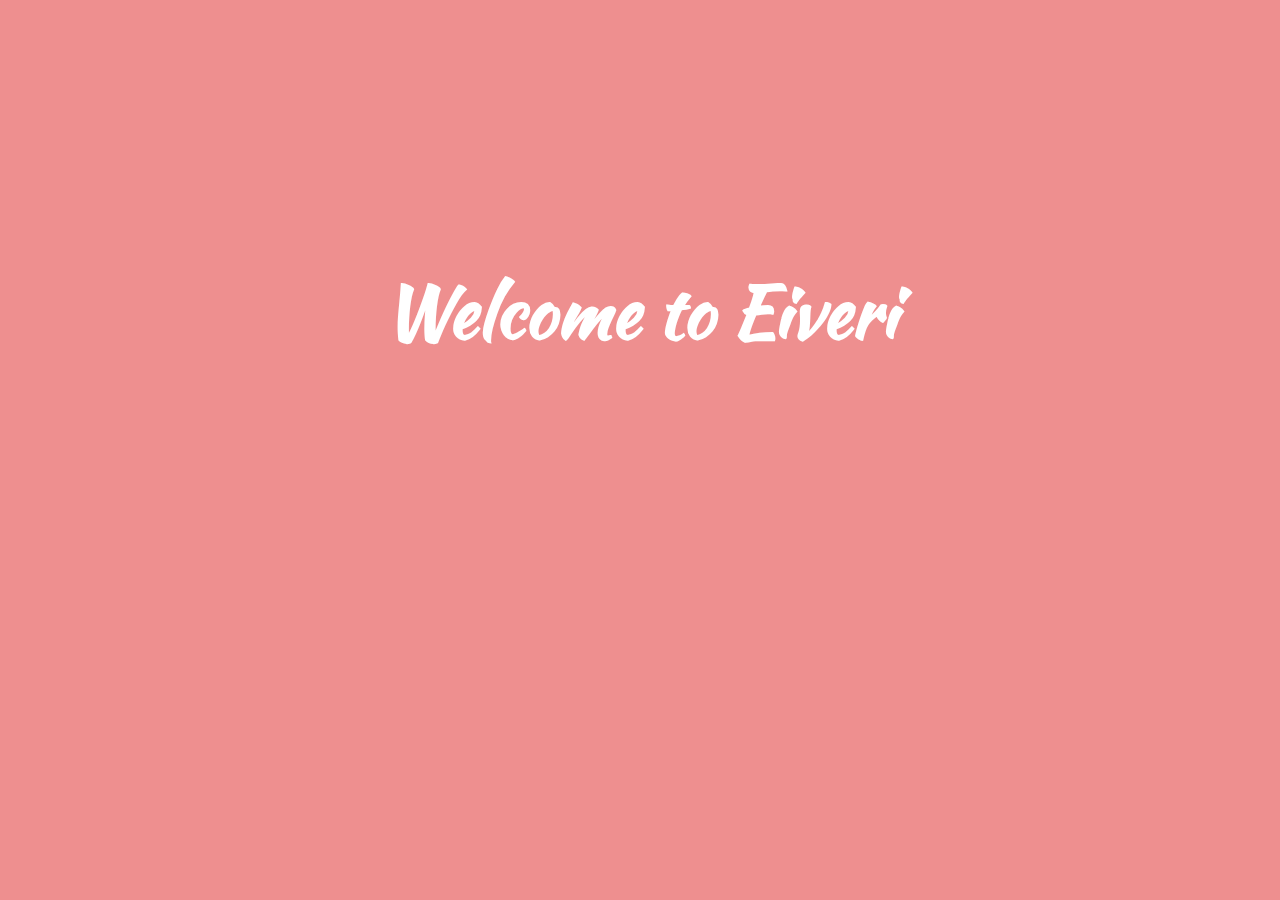
<file: whyus.html>
<!DOCTYPE html>
<html lang="en">
<head>
    <meta charset="UTF-8">
    <link rel="stylesheet" href="/style.css">
    <link href="https://fonts.googleapis.com/css?family=Kaushan+Script|Montserrat:400,700&amp;subset=cyrillic-ext" rel="stylesheet">
    <title>Why us</title>
</head>
<body>




<div class="intro">
    <div class="container">
        <div class="intro__inner">
            <h2 class="intro__suptitle">Welcome to Eiveri</h2>
            

        </div>
    </div>
    

    <div class="slider">
        <div class="container">
            <iframe width="370" height="250" src="https://www.youtube.com/embed/vo4pMVb0R6M" title="YouTube media" frameborder="0" allow="accelerometer; autoplay; clipboard-write; encrypted-media; gyroscope; picture-in-picture" allowfullscreen></iframe>
            <iframe width="370" height="250" src="https://www.youtube.com/embed/QGQQ7pJQqHk" title="YouTube media" frameborder="0" allow="accelerometer; autoplay; clipboard-write; encrypted-media; gyroscope; picture-in-picture" allowfullscreen></iframe>
            <iframe width="370" height="250" src="https://www.youtube.com/embed/mVbrgBjZm60" title="YouTube media" frameborder="0" allow="accelerometer; autoplay; clipboard-write; encrypted-media; gyroscope; picture-in-picture" allowfullscreen></iframe>
                </div>
            </div>
           


</body>
</html>
</file>
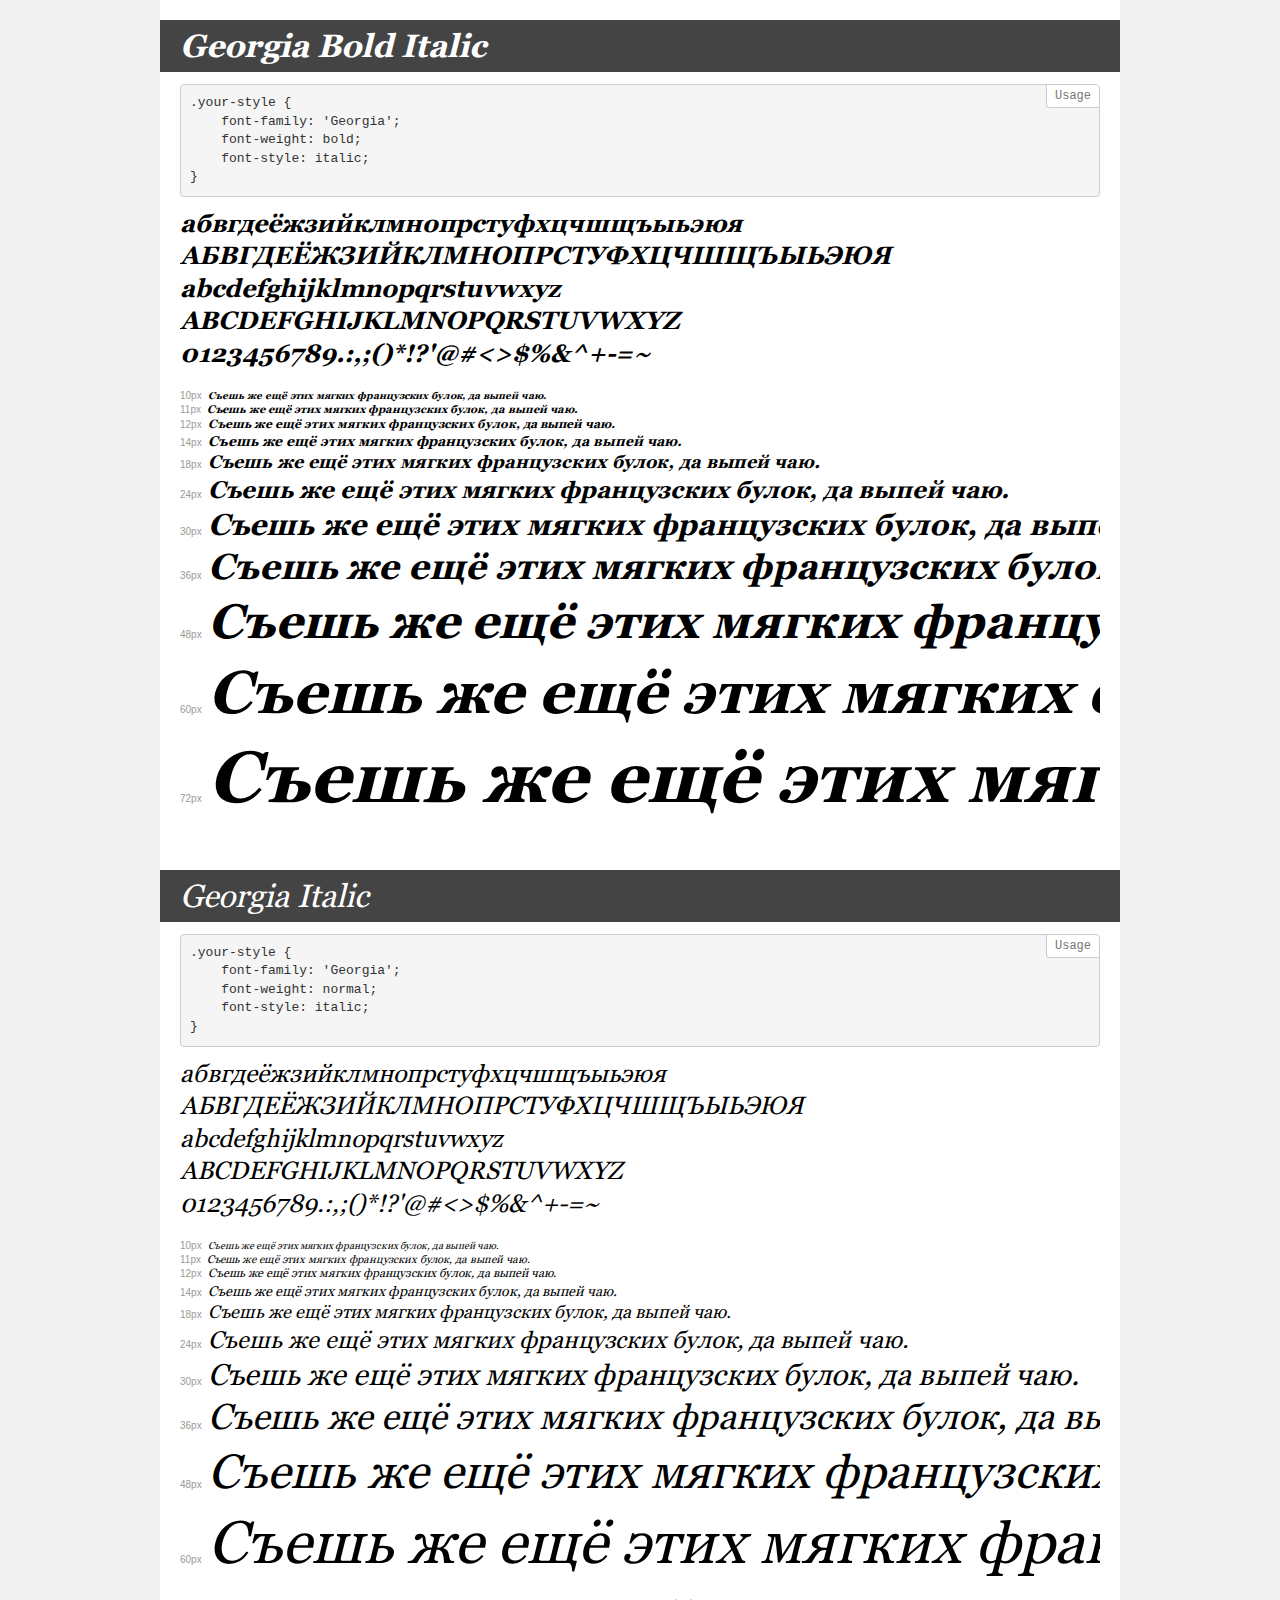
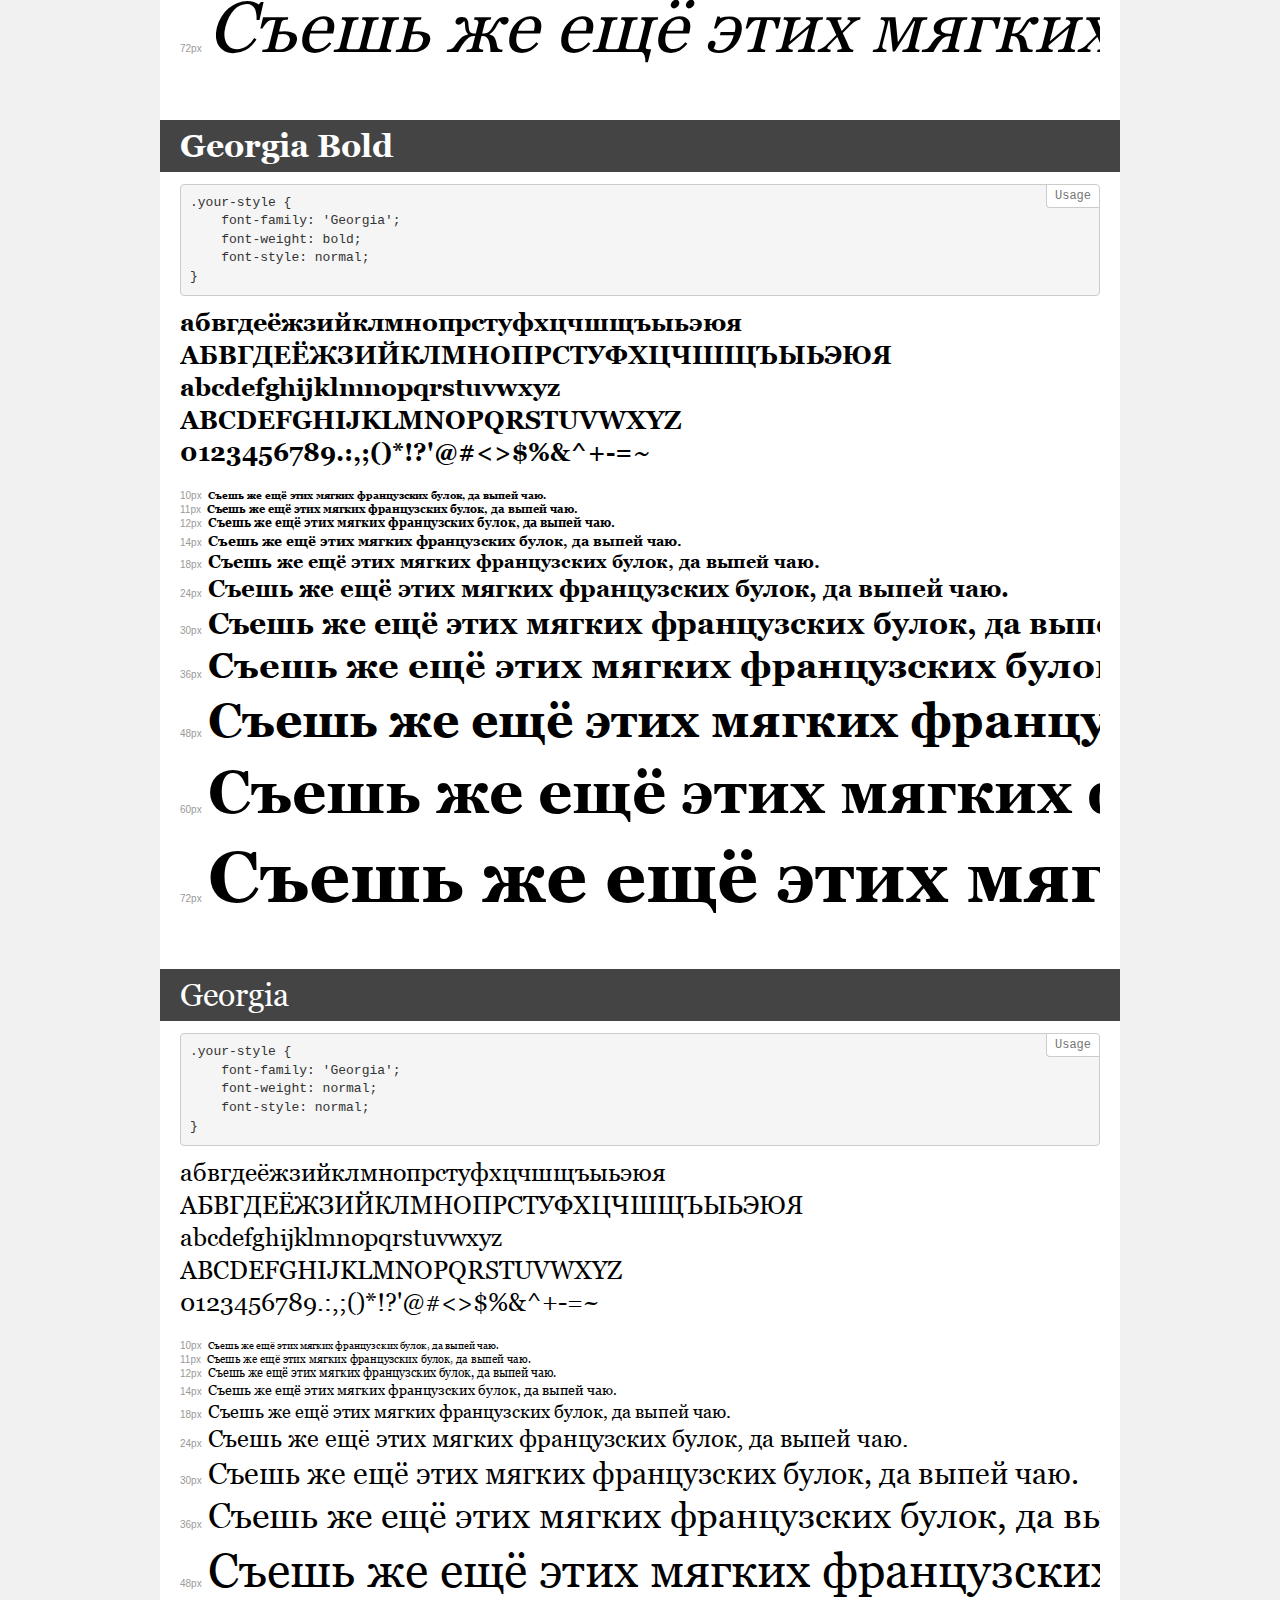
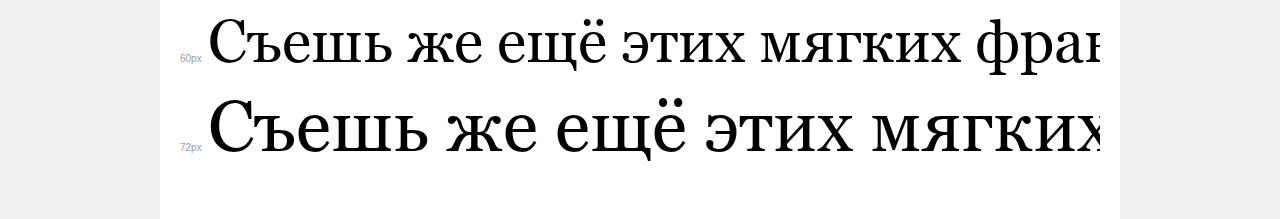
<file: fonts/Georgia/demo.html>
<!DOCTYPE html>
<html>
<head>
	<meta charset="utf-8">
	<meta http-equiv="X-UA-Compatible" content="IE=edge">
	<meta name="viewport" content="width=device-width, initial-scale=1">
	<meta name="robots" content="noindex, noarchive">
	<title>Transfonter demo</title>
	<link href="stylesheet.css" rel="stylesheet">
	<style>
		/*
		http://meyerweb.com/eric/tools/css/reset/
		v2.0 | 20110126
		License: none (public domain)
		*/
		html, body, div, span, applet, object, iframe,
		h1, h2, h3, h4, h5, h6, p, blockquote, pre,
		a, abbr, acronym, address, big, cite, code,
		del, dfn, em, img, ins, kbd, q, s, samp,
		small, strike, strong, sub, sup, tt, var,
		b, u, i, center,
		dl, dt, dd, ol, ul, li,
		fieldset, form, label, legend,
		table, caption, tbody, tfoot, thead, tr, th, td,
		article, aside, canvas, details, embed,
		figure, figcaption, footer, header, hgroup,
		menu, nav, output, ruby, section, summary,
		time, mark, audio, video {
			margin: 0;
			padding: 0;
			border: 0;
			font-size: 100%;
			font: inherit;
			vertical-align: baseline;
		}
		/* HTML5 display-role reset for older browsers */
		article, aside, details, figcaption, figure,
		footer, header, hgroup, menu, nav, section {
			display: block;
		}
		body {
			line-height: 1;
		}
		ol, ul {
			list-style: none;
		}
		blockquote, q {
			quotes: none;
		}
		blockquote:before, blockquote:after,
		q:before, q:after {
			content: '';
			content: none;
		}
		table {
			border-collapse: collapse;
			border-spacing: 0;
		}
		/* common styles */
		body {
			background: #f1f1f1;
			color: #000;
		}
		.page {
			background: #fff;
			width: 920px;
			margin: 0 auto;
			padding: 20px 20px 0 20px;
			overflow: hidden;
		}
		.font-container {
			overflow-x: auto;
			overflow-y: hidden;
			margin-bottom: 40px;
			line-height: 1.3;
			white-space: nowrap;
			padding-bottom: 5px;
		}
		h1 {
			position: relative;
			background: #444;
			font-size: 32px;
			color: #fff;
			padding: 10px 20px;
			margin: 0 -20px 12px -20px;
		}
		.letters {
			font-size: 25px;
			margin-bottom: 20px;
		}
		.s10:before {
			content: '10px';
		}
		.s11:before {
			content: '11px';
		}
		.s12:before {
			content: '12px';
		}
		.s14:before {
			content: '14px';
		}
		.s18:before {
			content: '18px';
		}
		.s24:before {
			content: '24px';
		}
		.s30:before {
			content: '30px';
		}
		.s36:before {
			content: '36px';
		}
		.s48:before {
			content: '48px';
		}
		.s60:before {
			content: '60px';
		}
		.s72:before {
			content: '72px';
		}
		.s10:before, .s11:before, .s12:before, .s14:before,
		.s18:before, .s24:before, .s30:before, .s36:before,
		.s48:before, .s60:before, .s72:before {
			font-family: Arial, sans-serif;
			font-size: 10px;
			font-weight: normal;
			font-style: normal;
			color: #999;
			padding-right: 6px;
		}
		pre {
			display: block;
			position: relative;
			padding: 9px;
			margin: 0 0 10px;
			font-family: Monaco, Menlo, Consolas, "Courier New", monospace !important;
			font-size: 13px;
			line-height: 1.428571429;
			color: #333;
			font-weight: normal !important;
			font-style: normal !important;
			background-color: #f5f5f5;
			border: 1px solid #ccc;
			overflow-x: auto;
			border-radius: 4px;
		}
		pre:after {
			display: block;
			position: absolute;
			right: 0;
			top: 0;
			content: 'Usage';
			line-height: 1;
			padding: 5px 8px;
			font-size: 12px;
			color: #767676;
			background-color: #fff;
			border: 1px solid #ccc;
			border-right: none;
			border-top: none;
			border-radius: 0 4px 0 4px;
			z-index: 10;
		}
		/* responsive */
		@media (max-width: 959px) {
			.page {
				width: auto;
				margin: 0;
			}
		}
	</style>
</head>
<body>
<div class="page">
	<div class="demo" style="font-family: 'Georgia'; font-weight: bold; font-style: italic;">
		<h1>Georgia Bold Italic</h1>
		<pre>.your-style {
    font-family: 'Georgia';
    font-weight: bold;
    font-style: italic;
}</pre>
		<div class="font-container">
			<p class="letters">
				абвгдеёжзийклмнопрстуфхцчшщъыьэюя <br />
				АБВГДЕЁЖЗИЙКЛМНОПРСТУФХЦЧШЩЪЫЬЭЮЯ <br />
				abcdefghijklmnopqrstuvwxyz <br />
				ABCDEFGHIJKLMNOPQRSTUVWXYZ <br />				0123456789.:,;()*!?'@#<>$%&^+-=~
			</p>
			<p class="s10" style="font-size: 10px;">Съешь же ещё этих мягких французских булок, да выпей чаю.</p>
			<p class="s11" style="font-size: 11px;">Съешь же ещё этих мягких французских булок, да выпей чаю.</p>
			<p class="s12" style="font-size: 12px;">Съешь же ещё этих мягких французских булок, да выпей чаю.</p>
			<p class="s14" style="font-size: 14px;">Съешь же ещё этих мягких французских булок, да выпей чаю.</p>
			<p class="s18" style="font-size: 18px;">Съешь же ещё этих мягких французских булок, да выпей чаю.</p>
			<p class="s24" style="font-size: 24px;">Съешь же ещё этих мягких французских булок, да выпей чаю.</p>
			<p class="s30" style="font-size: 30px;">Съешь же ещё этих мягких французских булок, да выпей чаю.</p>
			<p class="s36" style="font-size: 36px;">Съешь же ещё этих мягких французских булок, да выпей чаю.</p>
			<p class="s48" style="font-size: 48px;">Съешь же ещё этих мягких французских булок, да выпей чаю.</p>
			<p class="s60" style="font-size: 60px;">Съешь же ещё этих мягких французских булок, да выпей чаю.</p>
			<p class="s72" style="font-size: 72px;">Съешь же ещё этих мягких французских булок, да выпей чаю.</p>
		</div>
	</div>
	<div class="demo" style="font-family: 'Georgia'; font-weight: normal; font-style: italic;">
		<h1>Georgia Italic</h1>
		<pre>.your-style {
    font-family: 'Georgia';
    font-weight: normal;
    font-style: italic;
}</pre>
		<div class="font-container">
			<p class="letters">
				абвгдеёжзийклмнопрстуфхцчшщъыьэюя <br />
				АБВГДЕЁЖЗИЙКЛМНОПРСТУФХЦЧШЩЪЫЬЭЮЯ <br />
				abcdefghijklmnopqrstuvwxyz <br />
				ABCDEFGHIJKLMNOPQRSTUVWXYZ <br />				0123456789.:,;()*!?'@#<>$%&^+-=~
			</p>
			<p class="s10" style="font-size: 10px;">Съешь же ещё этих мягких французских булок, да выпей чаю.</p>
			<p class="s11" style="font-size: 11px;">Съешь же ещё этих мягких французских булок, да выпей чаю.</p>
			<p class="s12" style="font-size: 12px;">Съешь же ещё этих мягких французских булок, да выпей чаю.</p>
			<p class="s14" style="font-size: 14px;">Съешь же ещё этих мягких французских булок, да выпей чаю.</p>
			<p class="s18" style="font-size: 18px;">Съешь же ещё этих мягких французских булок, да выпей чаю.</p>
			<p class="s24" style="font-size: 24px;">Съешь же ещё этих мягких французских булок, да выпей чаю.</p>
			<p class="s30" style="font-size: 30px;">Съешь же ещё этих мягких французских булок, да выпей чаю.</p>
			<p class="s36" style="font-size: 36px;">Съешь же ещё этих мягких французских булок, да выпей чаю.</p>
			<p class="s48" style="font-size: 48px;">Съешь же ещё этих мягких французских булок, да выпей чаю.</p>
			<p class="s60" style="font-size: 60px;">Съешь же ещё этих мягких французских булок, да выпей чаю.</p>
			<p class="s72" style="font-size: 72px;">Съешь же ещё этих мягких французских булок, да выпей чаю.</p>
		</div>
	</div>
	<div class="demo" style="font-family: 'Georgia'; font-weight: bold; font-style: normal;">
		<h1>Georgia Bold</h1>
		<pre>.your-style {
    font-family: 'Georgia';
    font-weight: bold;
    font-style: normal;
}</pre>
		<div class="font-container">
			<p class="letters">
				абвгдеёжзийклмнопрстуфхцчшщъыьэюя <br />
				АБВГДЕЁЖЗИЙКЛМНОПРСТУФХЦЧШЩЪЫЬЭЮЯ <br />
				abcdefghijklmnopqrstuvwxyz <br />
				ABCDEFGHIJKLMNOPQRSTUVWXYZ <br />				0123456789.:,;()*!?'@#<>$%&^+-=~
			</p>
			<p class="s10" style="font-size: 10px;">Съешь же ещё этих мягких французских булок, да выпей чаю.</p>
			<p class="s11" style="font-size: 11px;">Съешь же ещё этих мягких французских булок, да выпей чаю.</p>
			<p class="s12" style="font-size: 12px;">Съешь же ещё этих мягких французских булок, да выпей чаю.</p>
			<p class="s14" style="font-size: 14px;">Съешь же ещё этих мягких французских булок, да выпей чаю.</p>
			<p class="s18" style="font-size: 18px;">Съешь же ещё этих мягких французских булок, да выпей чаю.</p>
			<p class="s24" style="font-size: 24px;">Съешь же ещё этих мягких французских булок, да выпей чаю.</p>
			<p class="s30" style="font-size: 30px;">Съешь же ещё этих мягких французских булок, да выпей чаю.</p>
			<p class="s36" style="font-size: 36px;">Съешь же ещё этих мягких французских булок, да выпей чаю.</p>
			<p class="s48" style="font-size: 48px;">Съешь же ещё этих мягких французских булок, да выпей чаю.</p>
			<p class="s60" style="font-size: 60px;">Съешь же ещё этих мягких французских булок, да выпей чаю.</p>
			<p class="s72" style="font-size: 72px;">Съешь же ещё этих мягких французских булок, да выпей чаю.</p>
		</div>
	</div>
	<div class="demo" style="font-family: 'Georgia'; font-weight: normal; font-style: normal;">
		<h1>Georgia</h1>
		<pre>.your-style {
    font-family: 'Georgia';
    font-weight: normal;
    font-style: normal;
}</pre>
		<div class="font-container">
			<p class="letters">
				абвгдеёжзийклмнопрстуфхцчшщъыьэюя <br />
				АБВГДЕЁЖЗИЙКЛМНОПРСТУФХЦЧШЩЪЫЬЭЮЯ <br />
				abcdefghijklmnopqrstuvwxyz <br />
				ABCDEFGHIJKLMNOPQRSTUVWXYZ <br />				0123456789.:,;()*!?'@#<>$%&^+-=~
			</p>
			<p class="s10" style="font-size: 10px;">Съешь же ещё этих мягких французских булок, да выпей чаю.</p>
			<p class="s11" style="font-size: 11px;">Съешь же ещё этих мягких французских булок, да выпей чаю.</p>
			<p class="s12" style="font-size: 12px;">Съешь же ещё этих мягких французских булок, да выпей чаю.</p>
			<p class="s14" style="font-size: 14px;">Съешь же ещё этих мягких французских булок, да выпей чаю.</p>
			<p class="s18" style="font-size: 18px;">Съешь же ещё этих мягких французских булок, да выпей чаю.</p>
			<p class="s24" style="font-size: 24px;">Съешь же ещё этих мягких французских булок, да выпей чаю.</p>
			<p class="s30" style="font-size: 30px;">Съешь же ещё этих мягких французских булок, да выпей чаю.</p>
			<p class="s36" style="font-size: 36px;">Съешь же ещё этих мягких французских булок, да выпей чаю.</p>
			<p class="s48" style="font-size: 48px;">Съешь же ещё этих мягких французских булок, да выпей чаю.</p>
			<p class="s60" style="font-size: 60px;">Съешь же ещё этих мягких французских булок, да выпей чаю.</p>
			<p class="s72" style="font-size: 72px;">Съешь же ещё этих мягких французских булок, да выпей чаю.</p>
		</div>
	</div>
</div>
</body>
</html>
</file>
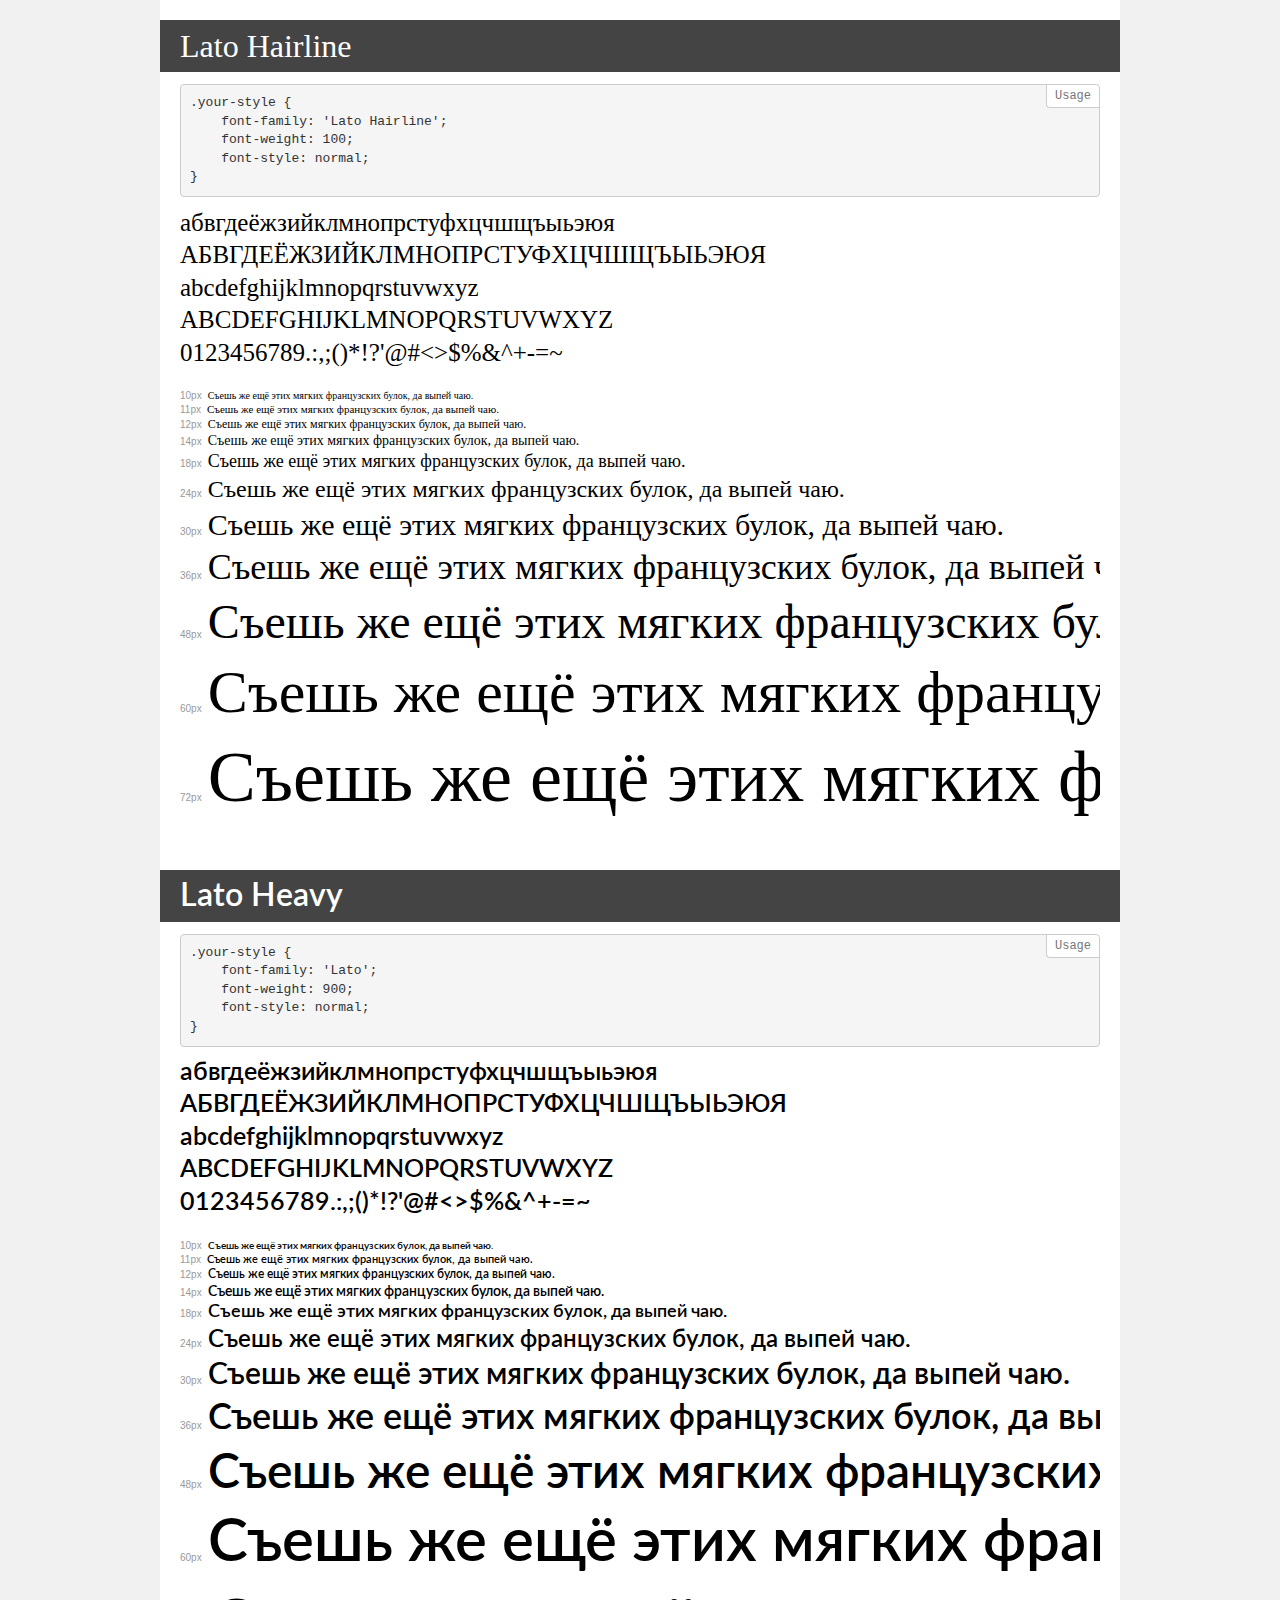
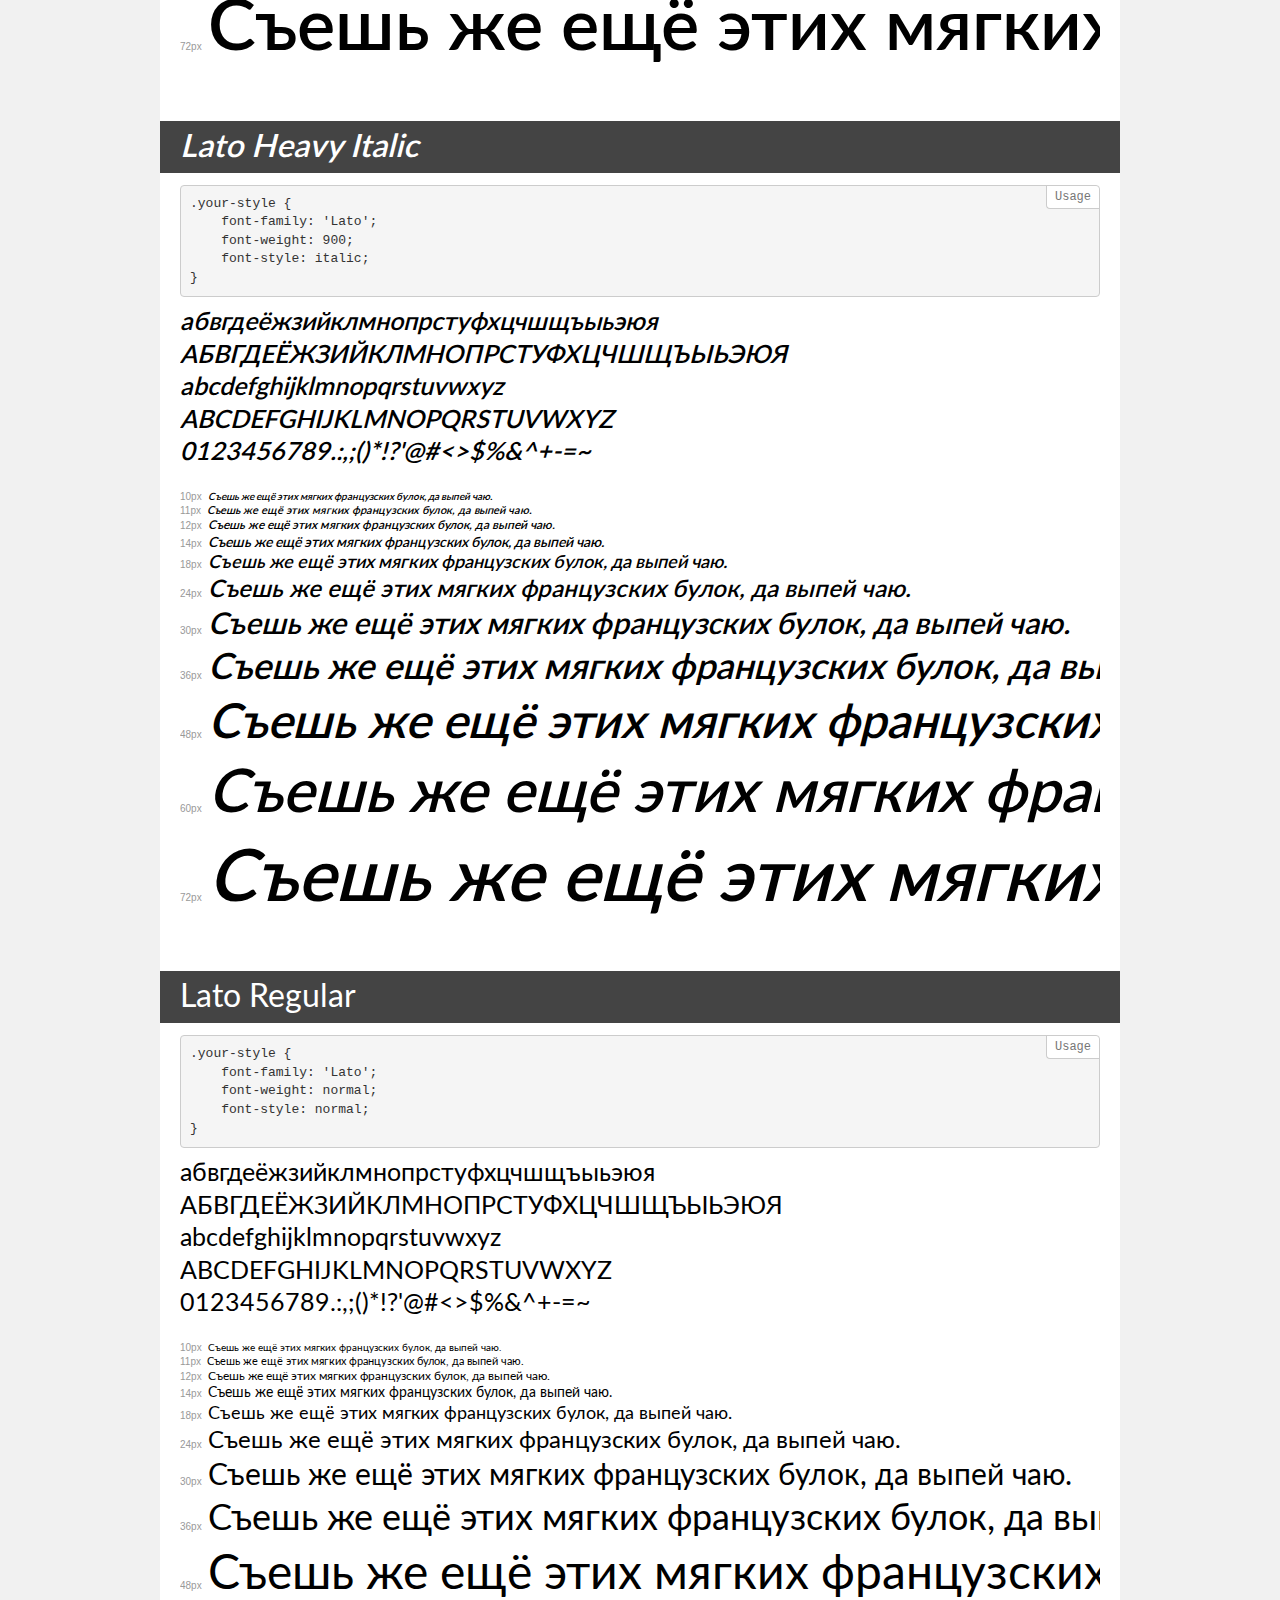
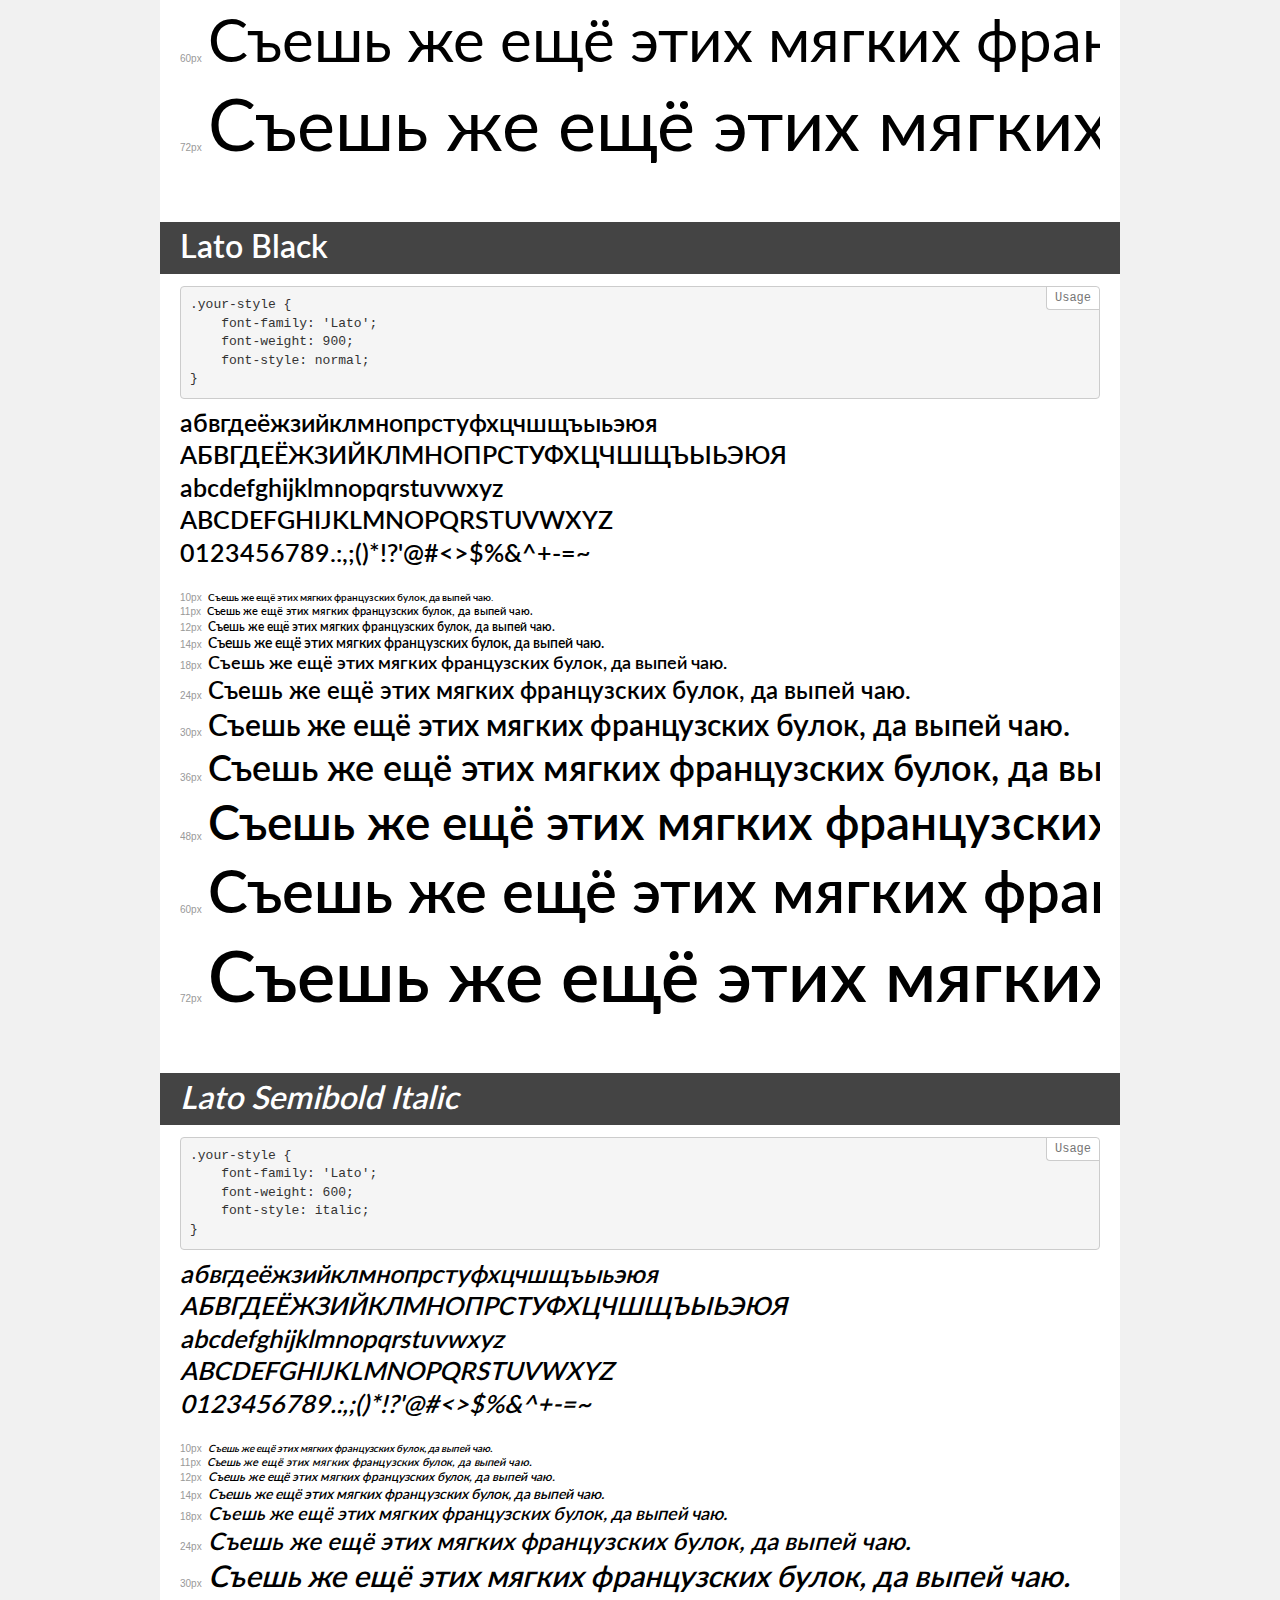
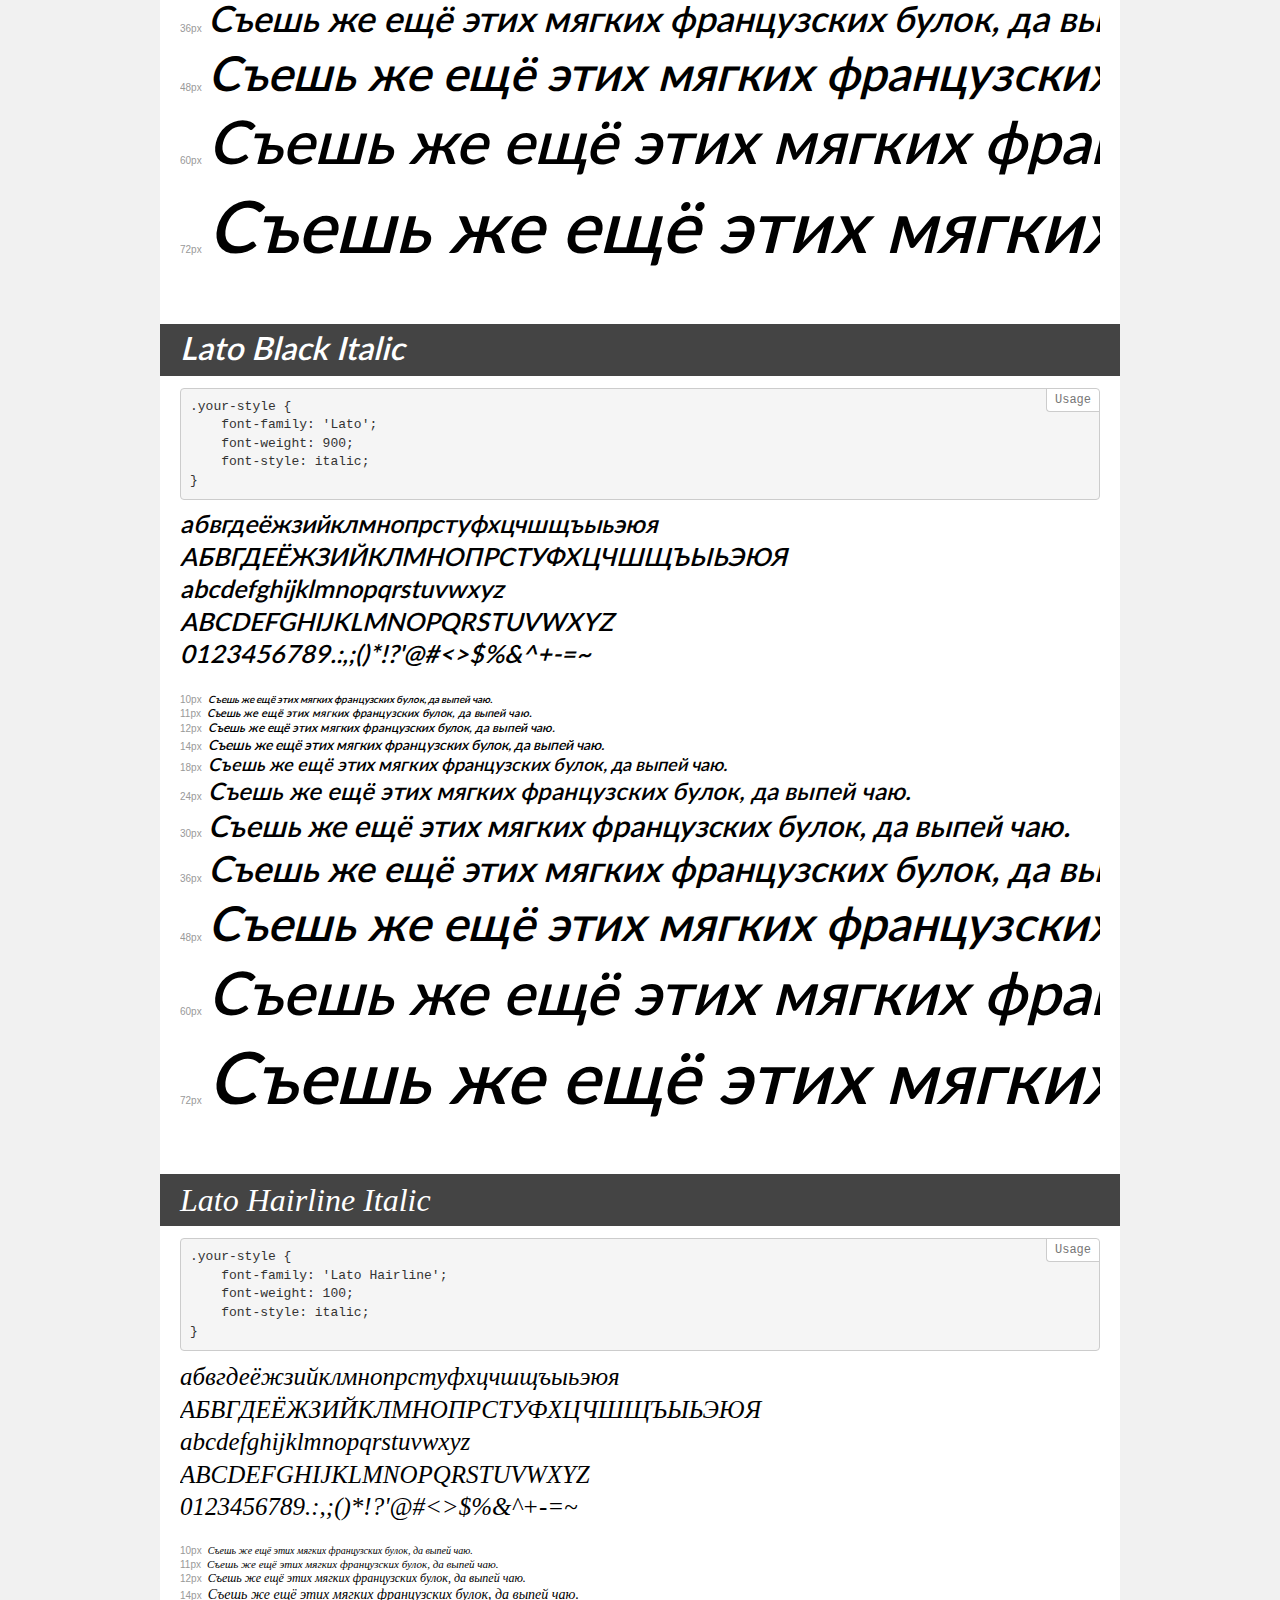
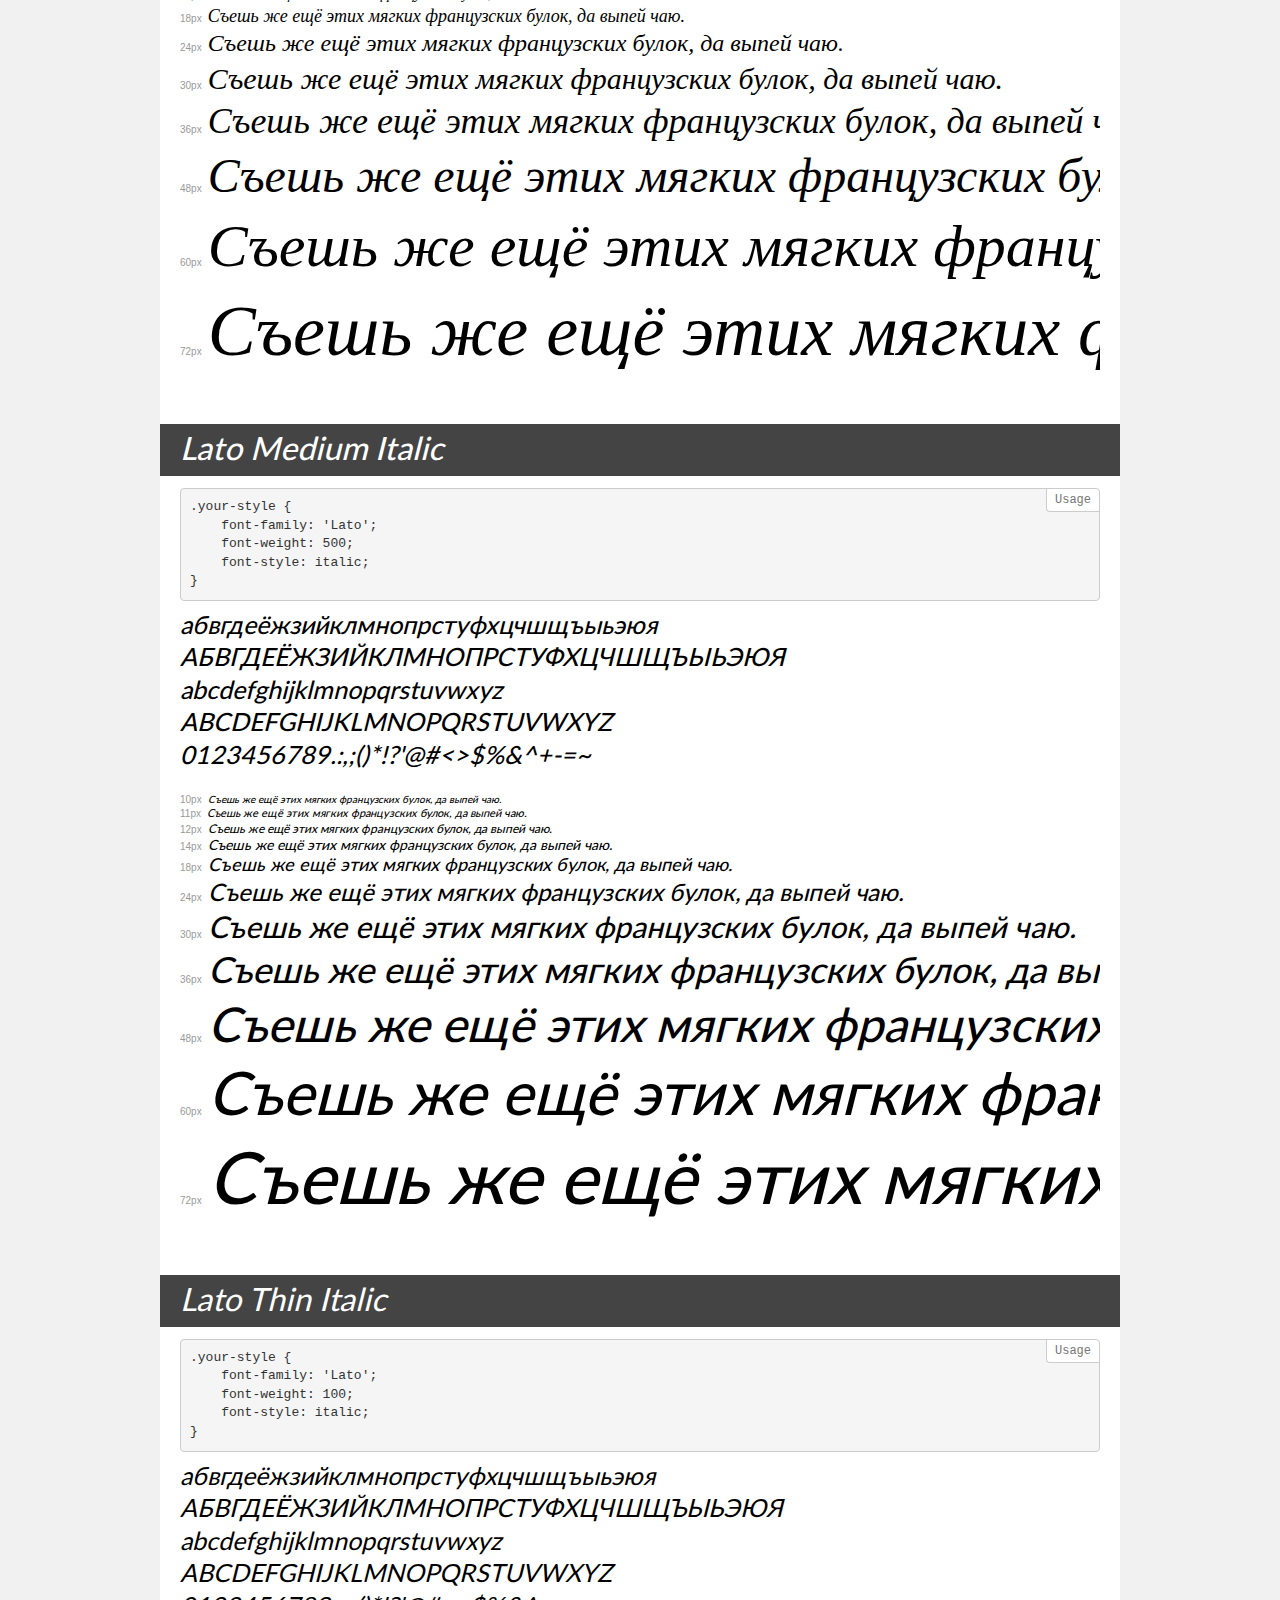
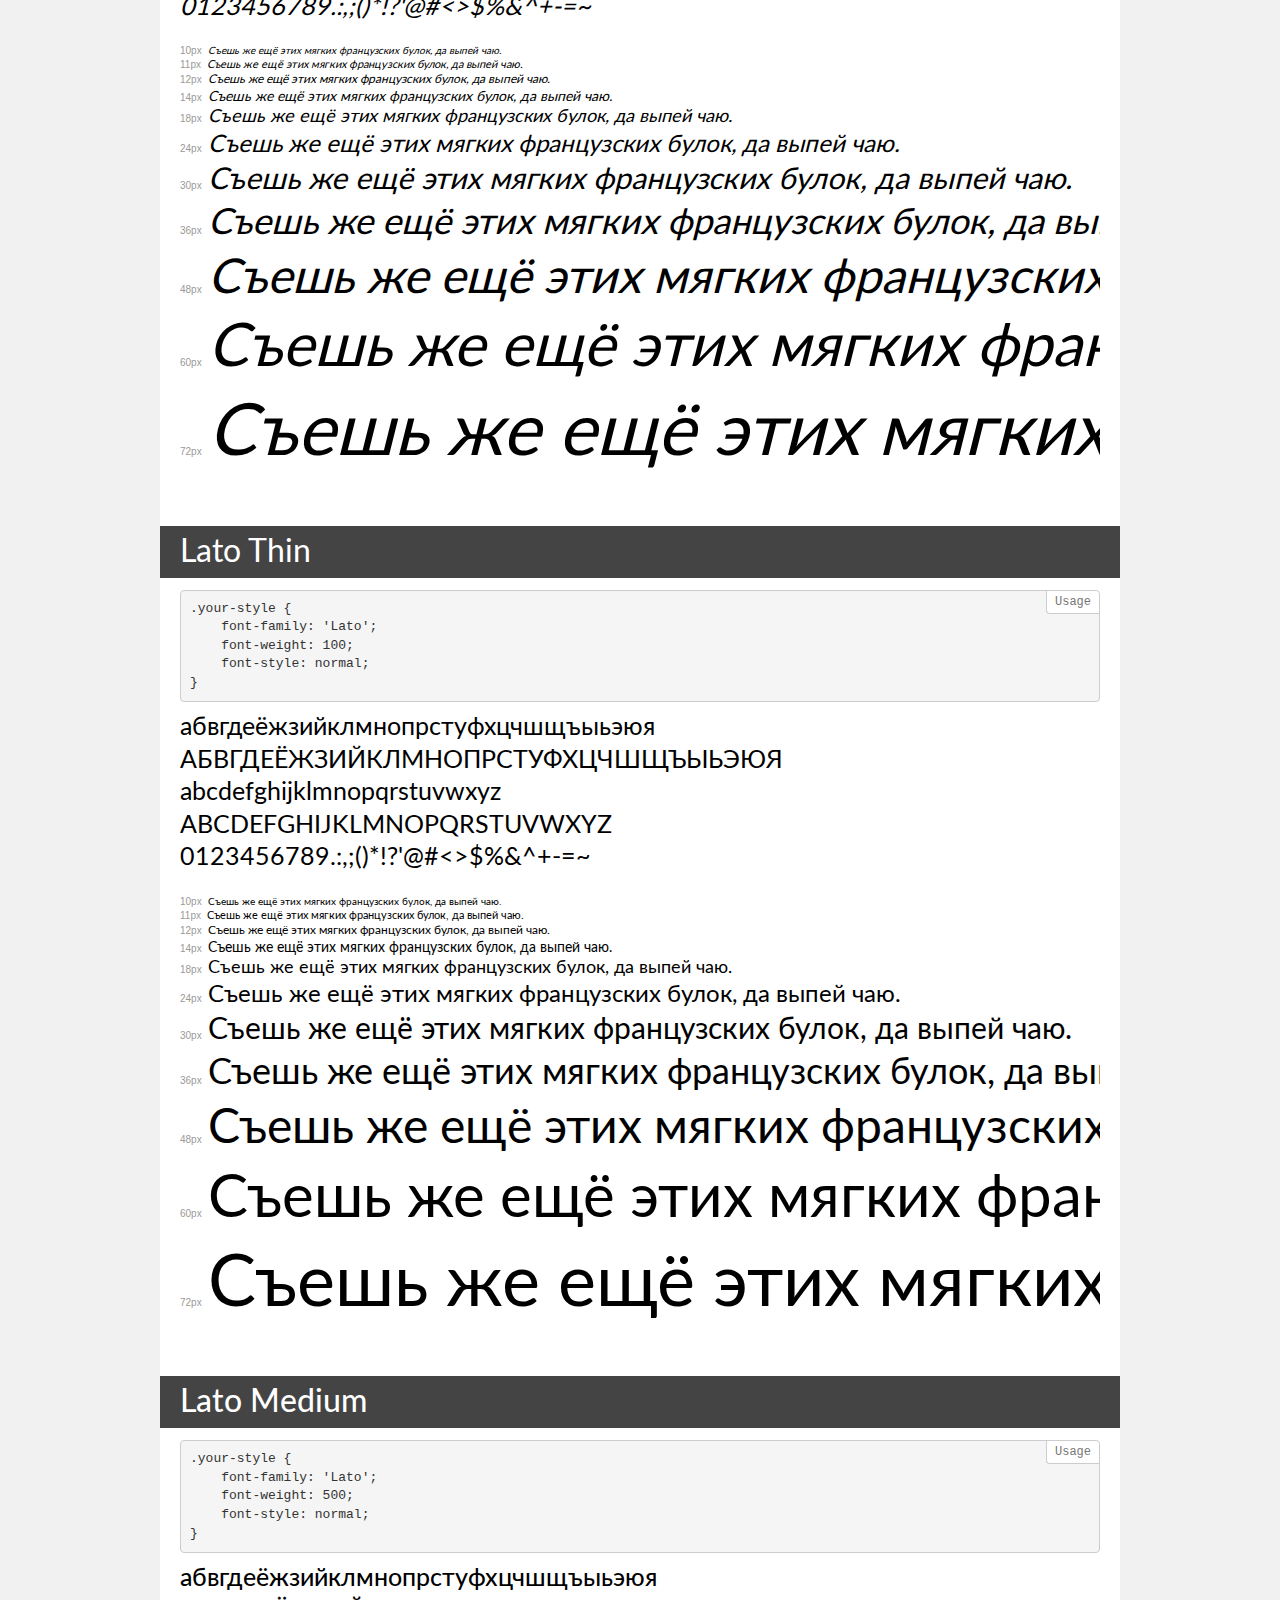
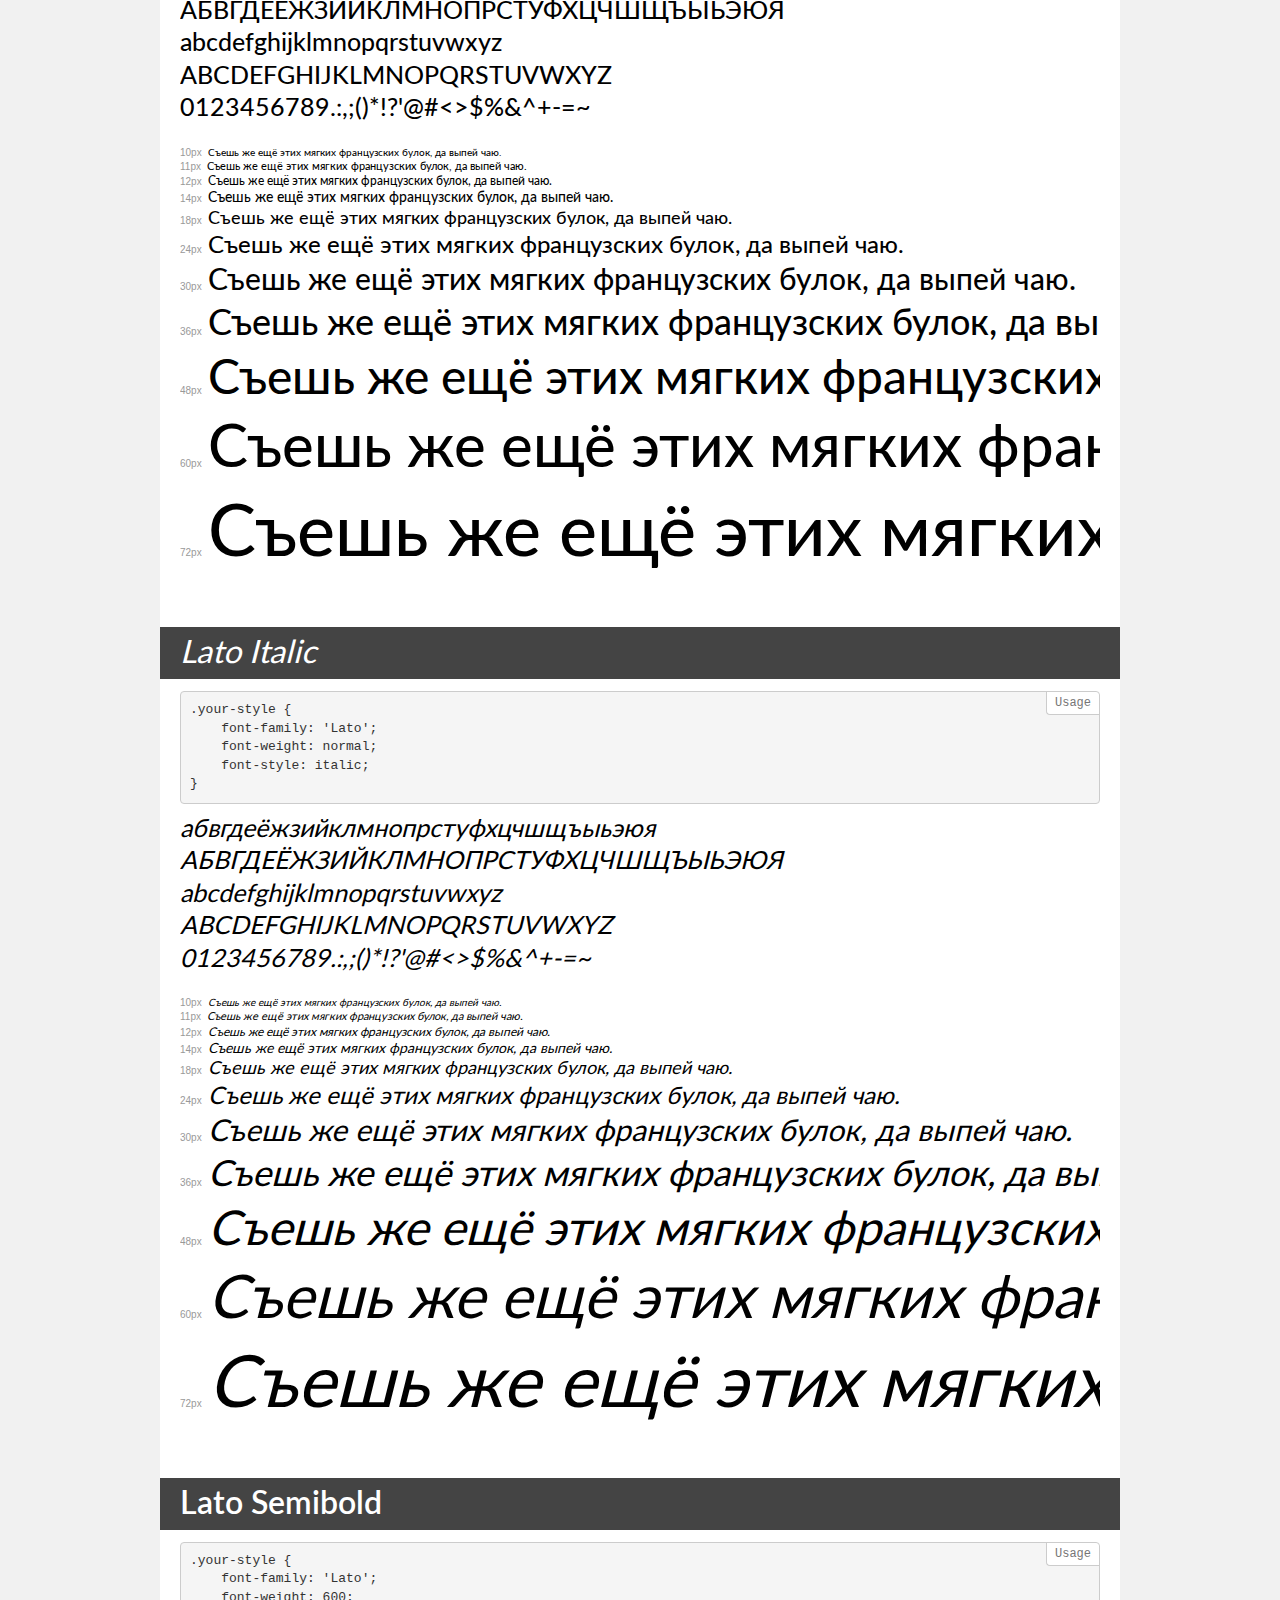
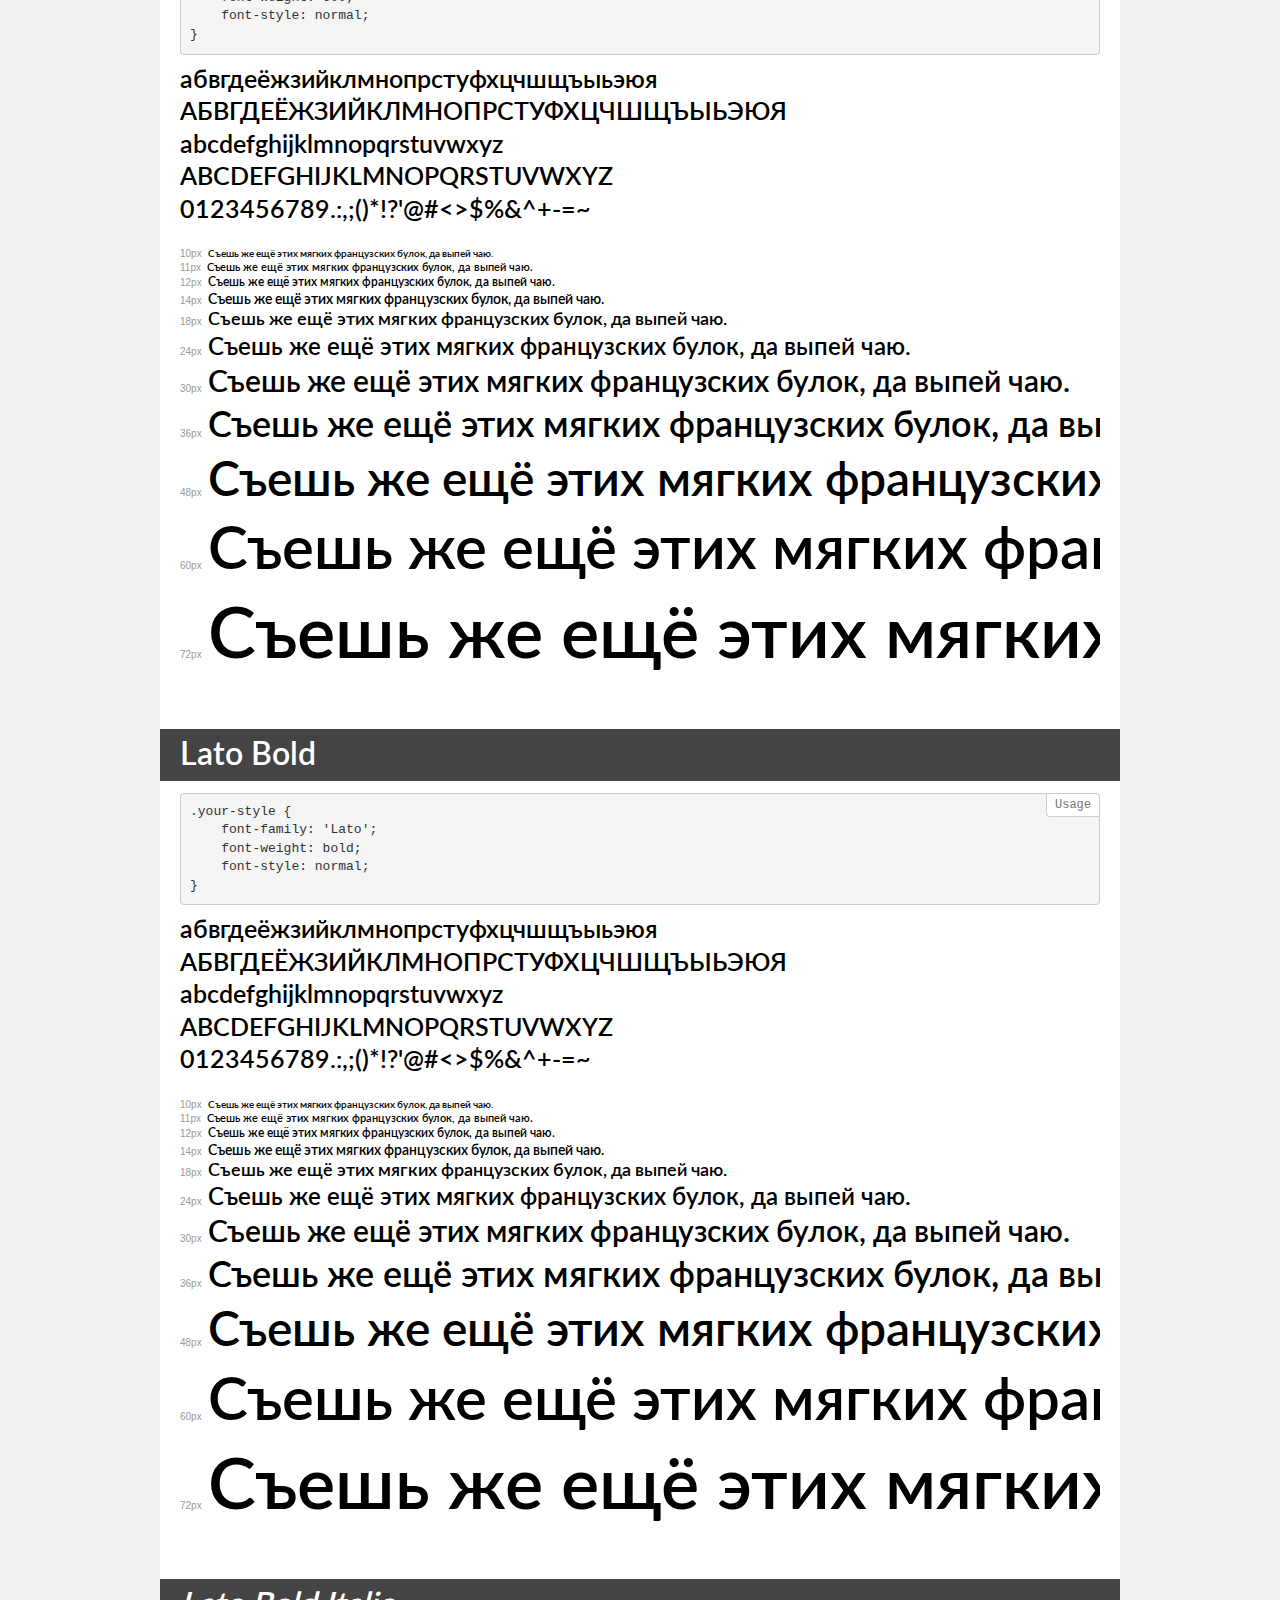
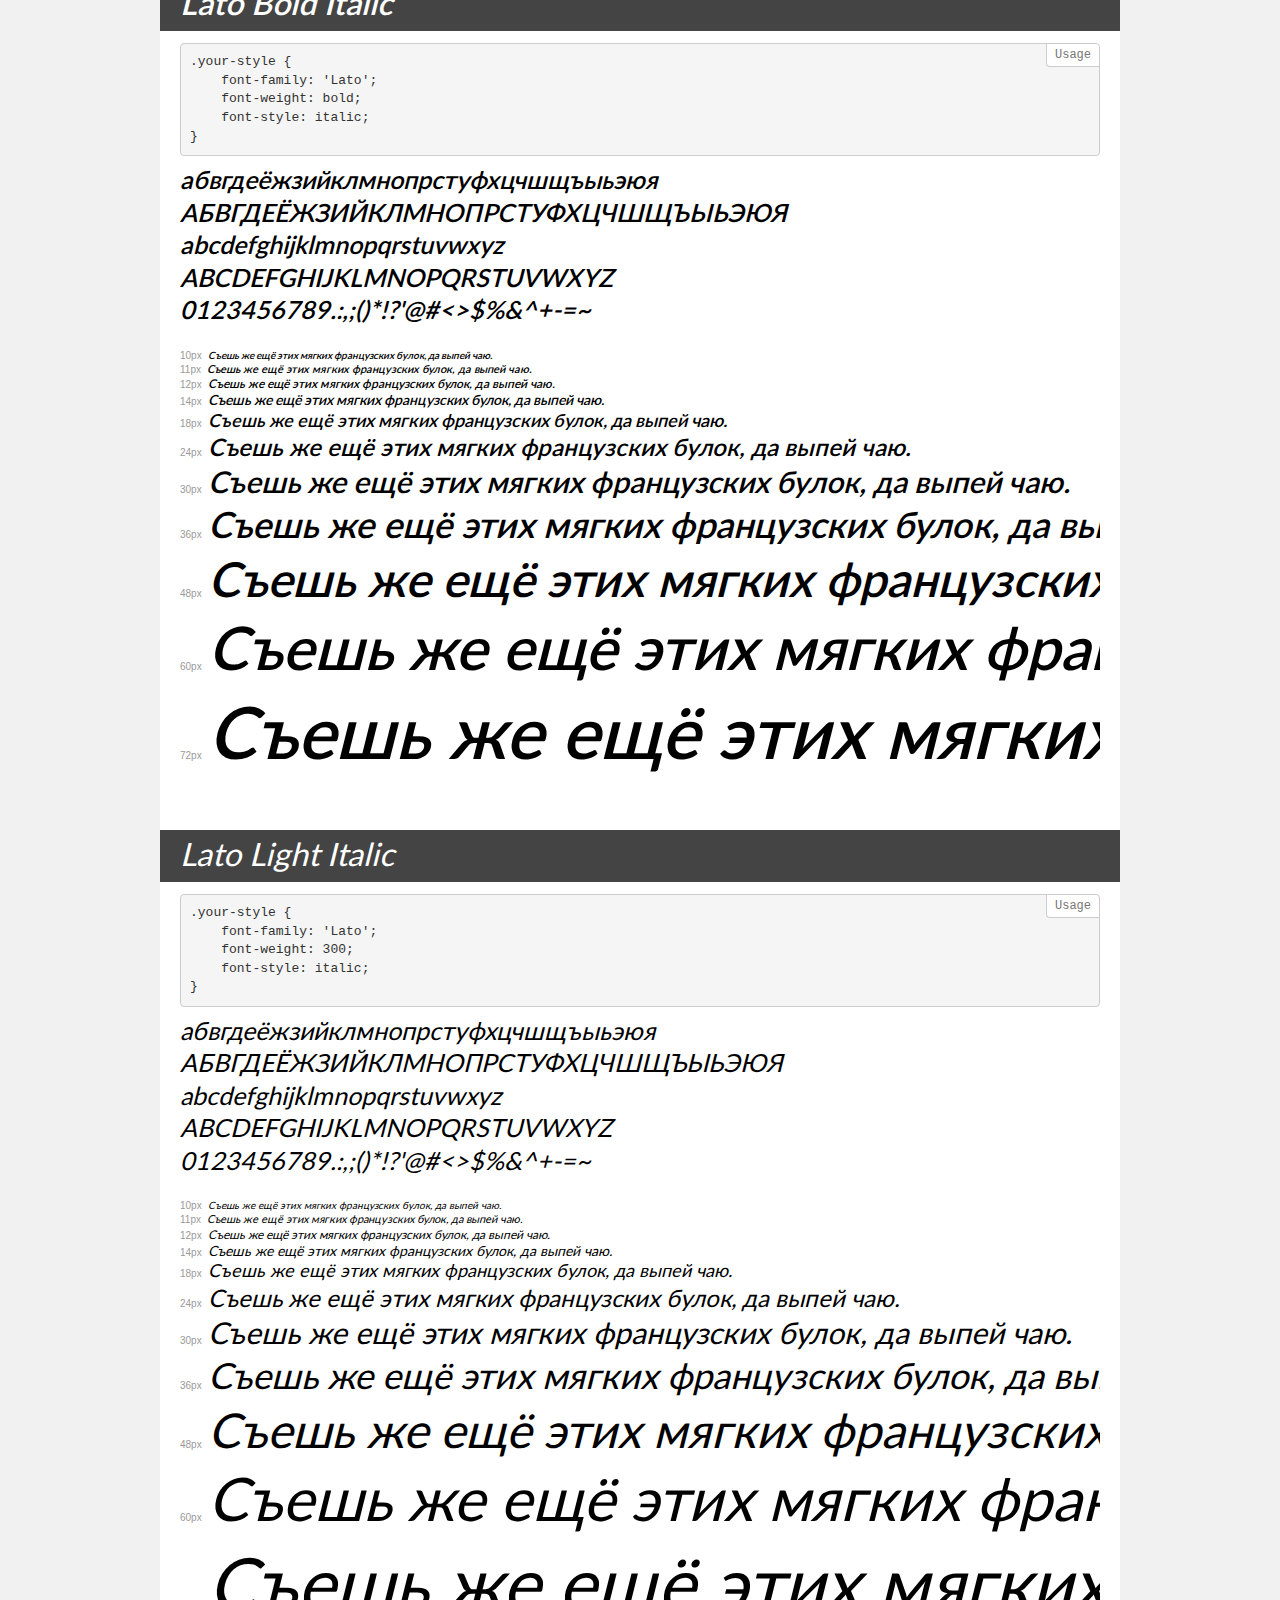
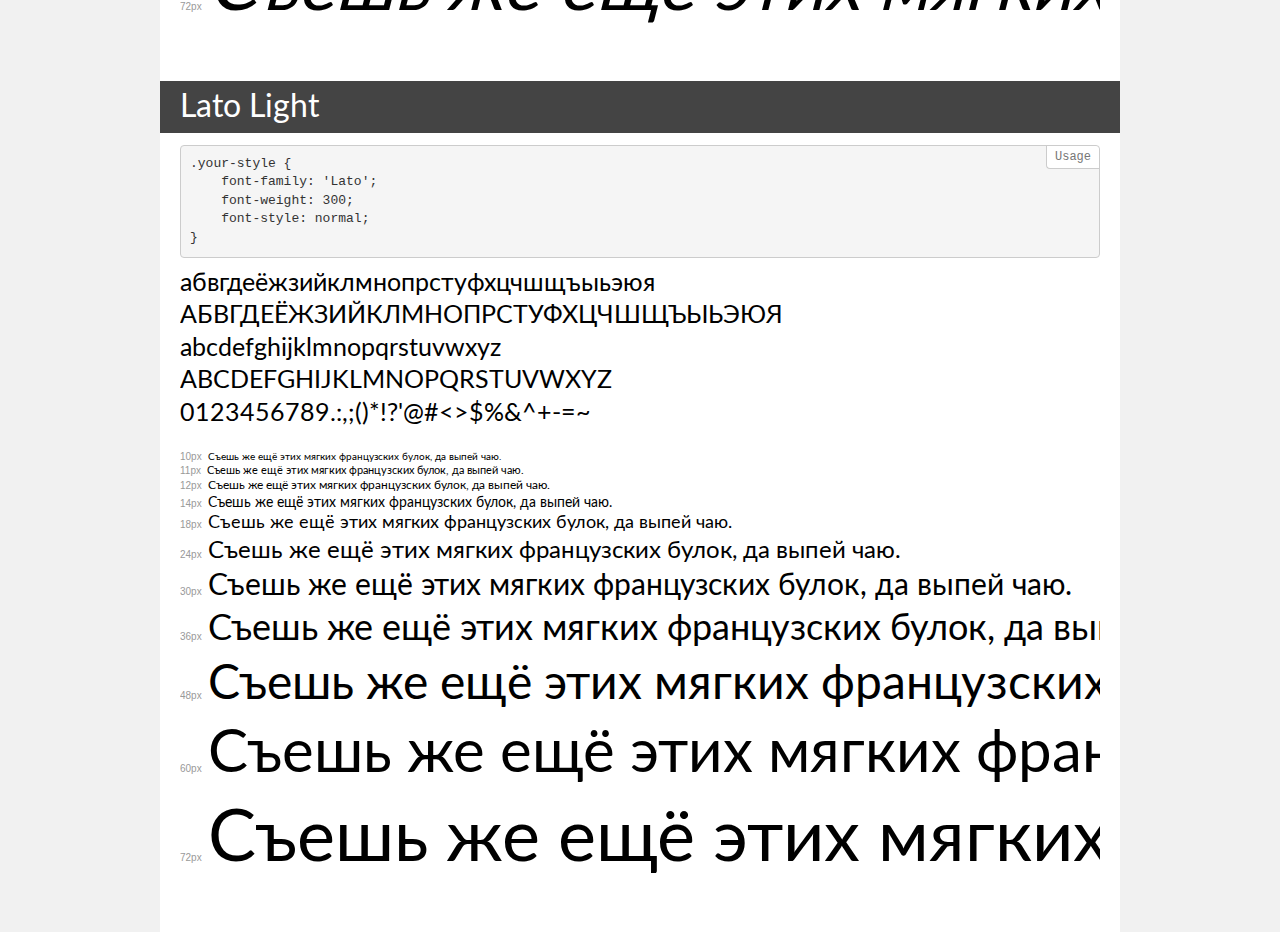
<file: fonts/Lato/demo.html>
<!DOCTYPE html>
<html>
<head>
    <meta charset="utf-8">
    <meta http-equiv="X-UA-Compatible" content="IE=edge">
    <meta name="viewport" content="width=device-width, initial-scale=1">
    <meta name="robots" content="noindex, noarchive">
    <title>Transfonter demo</title>
    <link href="stylesheet.css" rel="stylesheet">
    <style>
        /*
        http://meyerweb.com/eric/tools/css/reset/
        v2.0 | 20110126
        License: none (public domain)
        */
        html, body, div, span, applet, object, iframe,
        h1, h2, h3, h4, h5, h6, p, blockquote, pre,
        a, abbr, acronym, address, big, cite, code,
        del, dfn, em, img, ins, kbd, q, s, samp,
        small, strike, strong, sub, sup, tt, var,
        b, u, i, center,
        dl, dt, dd, ol, ul, li,
        fieldset, form, label, legend,
        table, caption, tbody, tfoot, thead, tr, th, td,
        article, aside, canvas, details, embed,
        figure, figcaption, footer, header, hgroup,
        menu, nav, output, ruby, section, summary,
        time, mark, audio, video {
            margin: 0;
            padding: 0;
            border: 0;
            font-size: 100%;
            font: inherit;
            vertical-align: baseline;
        }
        /* HTML5 display-role reset for older browsers */
        article, aside, details, figcaption, figure,
        footer, header, hgroup, menu, nav, section {
            display: block;
        }
        body {
            line-height: 1;
        }
        ol, ul {
            list-style: none;
        }
        blockquote, q {
            quotes: none;
        }
        blockquote:before, blockquote:after,
        q:before, q:after {
            content: '';
            content: none;
        }
        table {
            border-collapse: collapse;
            border-spacing: 0;
        }
        /* common styles */
        body {
            background: #f1f1f1;
            color: #000;
        }
        .page {
            background: #fff;
            width: 920px;
            margin: 0 auto;
            padding: 20px 20px 0 20px;
            overflow: hidden;
        }
        .font-container {
            overflow-x: auto;
            overflow-y: hidden;
            margin-bottom: 40px;
            line-height: 1.3;
            white-space: nowrap;
            padding-bottom: 5px;
        }
        h1 {
            position: relative;
            background: #444;
            font-size: 32px;
            color: #fff;
            padding: 10px 20px;
            margin: 0 -20px 12px -20px;
        }
        .letters {
            font-size: 25px;
            margin-bottom: 20px;
        }
        .s10:before {
            content: '10px';
        }
        .s11:before {
            content: '11px';
        }
        .s12:before {
            content: '12px';
        }
        .s14:before {
            content: '14px';
        }
        .s18:before {
            content: '18px';
        }
        .s24:before {
            content: '24px';
        }
        .s30:before {
            content: '30px';
        }
        .s36:before {
            content: '36px';
        }
        .s48:before {
            content: '48px';
        }
        .s60:before {
            content: '60px';
        }
        .s72:before {
            content: '72px';
        }
        .s10:before, .s11:before, .s12:before, .s14:before,
        .s18:before, .s24:before, .s30:before, .s36:before,
        .s48:before, .s60:before, .s72:before {
            font-family: Arial, sans-serif;
            font-size: 10px;
            font-weight: normal;
            font-style: normal;
            color: #999;
            padding-right: 6px;
        }
        pre {
            display: block;
            position: relative;
            padding: 9px;
            margin: 0 0 10px;
            font-family: Monaco, Menlo, Consolas, "Courier New", monospace !important;
            font-size: 13px;
            line-height: 1.428571429;
            color: #333;
            font-weight: normal !important;
            font-style: normal !important;
            background-color: #f5f5f5;
            border: 1px solid #ccc;
            overflow-x: auto;
            border-radius: 4px;
        }
        pre:after {
            display: block;
            position: absolute;
            right: 0;
            top: 0;
            content: 'Usage';
            line-height: 1;
            padding: 5px 8px;
            font-size: 12px;
            color: #767676;
            background-color: #fff;
            border: 1px solid #ccc;
            border-right: none;
            border-top: none;
            border-radius: 0 4px 0 4px;
            z-index: 10;
        }
        /* responsive */
        @media (max-width: 959px) {
            .page {
                width: auto;
                margin: 0;
            }
        }
    </style>
</head>
<body>
<div class="page">
    <div class="demo" style="font-family: 'Lato Hairline'; font-weight: 100; font-style: normal;">
        <h1>Lato Hairline</h1>
        <pre>.your-style {
    font-family: 'Lato Hairline';
    font-weight: 100;
    font-style: normal;
}</pre>
        <div class="font-container">
            <p class="letters">
                абвгдеёжзийклмнопрстуфхцчшщъыьэюя<br>
АБВГДЕЁЖЗИЙКЛМНОПРСТУФХЦЧШЩЪЫЬЭЮЯ<br>
abcdefghijklmnopqrstuvwxyz<br>
ABCDEFGHIJKLMNOPQRSTUVWXYZ<br>
                0123456789.:,;()*!?'@#<>$%&^+-=~
            </p>
            <p class="s10" style="font-size: 10px;">Съешь же ещё этих мягких французских булок, да выпей чаю.</p>
            <p class="s11" style="font-size: 11px;">Съешь же ещё этих мягких французских булок, да выпей чаю.</p>
            <p class="s12" style="font-size: 12px;">Съешь же ещё этих мягких французских булок, да выпей чаю.</p>
            <p class="s14" style="font-size: 14px;">Съешь же ещё этих мягких французских булок, да выпей чаю.</p>
            <p class="s18" style="font-size: 18px;">Съешь же ещё этих мягких французских булок, да выпей чаю.</p>
            <p class="s24" style="font-size: 24px;">Съешь же ещё этих мягких французских булок, да выпей чаю.</p>
            <p class="s30" style="font-size: 30px;">Съешь же ещё этих мягких французских булок, да выпей чаю.</p>
            <p class="s36" style="font-size: 36px;">Съешь же ещё этих мягких французских булок, да выпей чаю.</p>
            <p class="s48" style="font-size: 48px;">Съешь же ещё этих мягких французских булок, да выпей чаю.</p>
            <p class="s60" style="font-size: 60px;">Съешь же ещё этих мягких французских булок, да выпей чаю.</p>
            <p class="s72" style="font-size: 72px;">Съешь же ещё этих мягких французских булок, да выпей чаю.</p>
        </div>
    </div>
    <div class="demo" style="font-family: 'Lato'; font-weight: 900; font-style: normal;">
        <h1>Lato Heavy</h1>
        <pre>.your-style {
    font-family: 'Lato';
    font-weight: 900;
    font-style: normal;
}</pre>
        <div class="font-container">
            <p class="letters">
                абвгдеёжзийклмнопрстуфхцчшщъыьэюя<br>
АБВГДЕЁЖЗИЙКЛМНОПРСТУФХЦЧШЩЪЫЬЭЮЯ<br>
abcdefghijklmnopqrstuvwxyz<br>
ABCDEFGHIJKLMNOPQRSTUVWXYZ<br>
                0123456789.:,;()*!?'@#<>$%&^+-=~
            </p>
            <p class="s10" style="font-size: 10px;">Съешь же ещё этих мягких французских булок, да выпей чаю.</p>
            <p class="s11" style="font-size: 11px;">Съешь же ещё этих мягких французских булок, да выпей чаю.</p>
            <p class="s12" style="font-size: 12px;">Съешь же ещё этих мягких французских булок, да выпей чаю.</p>
            <p class="s14" style="font-size: 14px;">Съешь же ещё этих мягких французских булок, да выпей чаю.</p>
            <p class="s18" style="font-size: 18px;">Съешь же ещё этих мягких французских булок, да выпей чаю.</p>
            <p class="s24" style="font-size: 24px;">Съешь же ещё этих мягких французских булок, да выпей чаю.</p>
            <p class="s30" style="font-size: 30px;">Съешь же ещё этих мягких французских булок, да выпей чаю.</p>
            <p class="s36" style="font-size: 36px;">Съешь же ещё этих мягких французских булок, да выпей чаю.</p>
            <p class="s48" style="font-size: 48px;">Съешь же ещё этих мягких французских булок, да выпей чаю.</p>
            <p class="s60" style="font-size: 60px;">Съешь же ещё этих мягких французских булок, да выпей чаю.</p>
            <p class="s72" style="font-size: 72px;">Съешь же ещё этих мягких французских булок, да выпей чаю.</p>
        </div>
    </div>
    <div class="demo" style="font-family: 'Lato'; font-weight: 900; font-style: italic;">
        <h1>Lato Heavy Italic</h1>
        <pre>.your-style {
    font-family: 'Lato';
    font-weight: 900;
    font-style: italic;
}</pre>
        <div class="font-container">
            <p class="letters">
                абвгдеёжзийклмнопрстуфхцчшщъыьэюя<br>
АБВГДЕЁЖЗИЙКЛМНОПРСТУФХЦЧШЩЪЫЬЭЮЯ<br>
abcdefghijklmnopqrstuvwxyz<br>
ABCDEFGHIJKLMNOPQRSTUVWXYZ<br>
                0123456789.:,;()*!?'@#<>$%&^+-=~
            </p>
            <p class="s10" style="font-size: 10px;">Съешь же ещё этих мягких французских булок, да выпей чаю.</p>
            <p class="s11" style="font-size: 11px;">Съешь же ещё этих мягких французских булок, да выпей чаю.</p>
            <p class="s12" style="font-size: 12px;">Съешь же ещё этих мягких французских булок, да выпей чаю.</p>
            <p class="s14" style="font-size: 14px;">Съешь же ещё этих мягких французских булок, да выпей чаю.</p>
            <p class="s18" style="font-size: 18px;">Съешь же ещё этих мягких французских булок, да выпей чаю.</p>
            <p class="s24" style="font-size: 24px;">Съешь же ещё этих мягких французских булок, да выпей чаю.</p>
            <p class="s30" style="font-size: 30px;">Съешь же ещё этих мягких французских булок, да выпей чаю.</p>
            <p class="s36" style="font-size: 36px;">Съешь же ещё этих мягких французских булок, да выпей чаю.</p>
            <p class="s48" style="font-size: 48px;">Съешь же ещё этих мягких французских булок, да выпей чаю.</p>
            <p class="s60" style="font-size: 60px;">Съешь же ещё этих мягких французских булок, да выпей чаю.</p>
            <p class="s72" style="font-size: 72px;">Съешь же ещё этих мягких французских булок, да выпей чаю.</p>
        </div>
    </div>
    <div class="demo" style="font-family: 'Lato'; font-weight: normal; font-style: normal;">
        <h1>Lato Regular</h1>
        <pre>.your-style {
    font-family: 'Lato';
    font-weight: normal;
    font-style: normal;
}</pre>
        <div class="font-container">
            <p class="letters">
                абвгдеёжзийклмнопрстуфхцчшщъыьэюя<br>
АБВГДЕЁЖЗИЙКЛМНОПРСТУФХЦЧШЩЪЫЬЭЮЯ<br>
abcdefghijklmnopqrstuvwxyz<br>
ABCDEFGHIJKLMNOPQRSTUVWXYZ<br>
                0123456789.:,;()*!?'@#<>$%&^+-=~
            </p>
            <p class="s10" style="font-size: 10px;">Съешь же ещё этих мягких французских булок, да выпей чаю.</p>
            <p class="s11" style="font-size: 11px;">Съешь же ещё этих мягких французских булок, да выпей чаю.</p>
            <p class="s12" style="font-size: 12px;">Съешь же ещё этих мягких французских булок, да выпей чаю.</p>
            <p class="s14" style="font-size: 14px;">Съешь же ещё этих мягких французских булок, да выпей чаю.</p>
            <p class="s18" style="font-size: 18px;">Съешь же ещё этих мягких французских булок, да выпей чаю.</p>
            <p class="s24" style="font-size: 24px;">Съешь же ещё этих мягких французских булок, да выпей чаю.</p>
            <p class="s30" style="font-size: 30px;">Съешь же ещё этих мягких французских булок, да выпей чаю.</p>
            <p class="s36" style="font-size: 36px;">Съешь же ещё этих мягких французских булок, да выпей чаю.</p>
            <p class="s48" style="font-size: 48px;">Съешь же ещё этих мягких французских булок, да выпей чаю.</p>
            <p class="s60" style="font-size: 60px;">Съешь же ещё этих мягких французских булок, да выпей чаю.</p>
            <p class="s72" style="font-size: 72px;">Съешь же ещё этих мягких французских булок, да выпей чаю.</p>
        </div>
    </div>
    <div class="demo" style="font-family: 'Lato'; font-weight: 900; font-style: normal;">
        <h1>Lato Black</h1>
        <pre>.your-style {
    font-family: 'Lato';
    font-weight: 900;
    font-style: normal;
}</pre>
        <div class="font-container">
            <p class="letters">
                абвгдеёжзийклмнопрстуфхцчшщъыьэюя<br>
АБВГДЕЁЖЗИЙКЛМНОПРСТУФХЦЧШЩЪЫЬЭЮЯ<br>
abcdefghijklmnopqrstuvwxyz<br>
ABCDEFGHIJKLMNOPQRSTUVWXYZ<br>
                0123456789.:,;()*!?'@#<>$%&^+-=~
            </p>
            <p class="s10" style="font-size: 10px;">Съешь же ещё этих мягких французских булок, да выпей чаю.</p>
            <p class="s11" style="font-size: 11px;">Съешь же ещё этих мягких французских булок, да выпей чаю.</p>
            <p class="s12" style="font-size: 12px;">Съешь же ещё этих мягких французских булок, да выпей чаю.</p>
            <p class="s14" style="font-size: 14px;">Съешь же ещё этих мягких французских булок, да выпей чаю.</p>
            <p class="s18" style="font-size: 18px;">Съешь же ещё этих мягких французских булок, да выпей чаю.</p>
            <p class="s24" style="font-size: 24px;">Съешь же ещё этих мягких французских булок, да выпей чаю.</p>
            <p class="s30" style="font-size: 30px;">Съешь же ещё этих мягких французских булок, да выпей чаю.</p>
            <p class="s36" style="font-size: 36px;">Съешь же ещё этих мягких французских булок, да выпей чаю.</p>
            <p class="s48" style="font-size: 48px;">Съешь же ещё этих мягких французских булок, да выпей чаю.</p>
            <p class="s60" style="font-size: 60px;">Съешь же ещё этих мягких французских булок, да выпей чаю.</p>
            <p class="s72" style="font-size: 72px;">Съешь же ещё этих мягких французских булок, да выпей чаю.</p>
        </div>
    </div>
    <div class="demo" style="font-family: 'Lato'; font-weight: 600; font-style: italic;">
        <h1>Lato Semibold Italic</h1>
        <pre>.your-style {
    font-family: 'Lato';
    font-weight: 600;
    font-style: italic;
}</pre>
        <div class="font-container">
            <p class="letters">
                абвгдеёжзийклмнопрстуфхцчшщъыьэюя<br>
АБВГДЕЁЖЗИЙКЛМНОПРСТУФХЦЧШЩЪЫЬЭЮЯ<br>
abcdefghijklmnopqrstuvwxyz<br>
ABCDEFGHIJKLMNOPQRSTUVWXYZ<br>
                0123456789.:,;()*!?'@#<>$%&^+-=~
            </p>
            <p class="s10" style="font-size: 10px;">Съешь же ещё этих мягких французских булок, да выпей чаю.</p>
            <p class="s11" style="font-size: 11px;">Съешь же ещё этих мягких французских булок, да выпей чаю.</p>
            <p class="s12" style="font-size: 12px;">Съешь же ещё этих мягких французских булок, да выпей чаю.</p>
            <p class="s14" style="font-size: 14px;">Съешь же ещё этих мягких французских булок, да выпей чаю.</p>
            <p class="s18" style="font-size: 18px;">Съешь же ещё этих мягких французских булок, да выпей чаю.</p>
            <p class="s24" style="font-size: 24px;">Съешь же ещё этих мягких французских булок, да выпей чаю.</p>
            <p class="s30" style="font-size: 30px;">Съешь же ещё этих мягких французских булок, да выпей чаю.</p>
            <p class="s36" style="font-size: 36px;">Съешь же ещё этих мягких французских булок, да выпей чаю.</p>
            <p class="s48" style="font-size: 48px;">Съешь же ещё этих мягких французских булок, да выпей чаю.</p>
            <p class="s60" style="font-size: 60px;">Съешь же ещё этих мягких французских булок, да выпей чаю.</p>
            <p class="s72" style="font-size: 72px;">Съешь же ещё этих мягких французских булок, да выпей чаю.</p>
        </div>
    </div>
    <div class="demo" style="font-family: 'Lato'; font-weight: 900; font-style: italic;">
        <h1>Lato Black Italic</h1>
        <pre>.your-style {
    font-family: 'Lato';
    font-weight: 900;
    font-style: italic;
}</pre>
        <div class="font-container">
            <p class="letters">
                абвгдеёжзийклмнопрстуфхцчшщъыьэюя<br>
АБВГДЕЁЖЗИЙКЛМНОПРСТУФХЦЧШЩЪЫЬЭЮЯ<br>
abcdefghijklmnopqrstuvwxyz<br>
ABCDEFGHIJKLMNOPQRSTUVWXYZ<br>
                0123456789.:,;()*!?'@#<>$%&^+-=~
            </p>
            <p class="s10" style="font-size: 10px;">Съешь же ещё этих мягких французских булок, да выпей чаю.</p>
            <p class="s11" style="font-size: 11px;">Съешь же ещё этих мягких французских булок, да выпей чаю.</p>
            <p class="s12" style="font-size: 12px;">Съешь же ещё этих мягких французских булок, да выпей чаю.</p>
            <p class="s14" style="font-size: 14px;">Съешь же ещё этих мягких французских булок, да выпей чаю.</p>
            <p class="s18" style="font-size: 18px;">Съешь же ещё этих мягких французских булок, да выпей чаю.</p>
            <p class="s24" style="font-size: 24px;">Съешь же ещё этих мягких французских булок, да выпей чаю.</p>
            <p class="s30" style="font-size: 30px;">Съешь же ещё этих мягких французских булок, да выпей чаю.</p>
            <p class="s36" style="font-size: 36px;">Съешь же ещё этих мягких французских булок, да выпей чаю.</p>
            <p class="s48" style="font-size: 48px;">Съешь же ещё этих мягких французских булок, да выпей чаю.</p>
            <p class="s60" style="font-size: 60px;">Съешь же ещё этих мягких французских булок, да выпей чаю.</p>
            <p class="s72" style="font-size: 72px;">Съешь же ещё этих мягких французских булок, да выпей чаю.</p>
        </div>
    </div>
    <div class="demo" style="font-family: 'Lato Hairline'; font-weight: 100; font-style: italic;">
        <h1>Lato Hairline Italic</h1>
        <pre>.your-style {
    font-family: 'Lato Hairline';
    font-weight: 100;
    font-style: italic;
}</pre>
        <div class="font-container">
            <p class="letters">
                абвгдеёжзийклмнопрстуфхцчшщъыьэюя<br>
АБВГДЕЁЖЗИЙКЛМНОПРСТУФХЦЧШЩЪЫЬЭЮЯ<br>
abcdefghijklmnopqrstuvwxyz<br>
ABCDEFGHIJKLMNOPQRSTUVWXYZ<br>
                0123456789.:,;()*!?'@#<>$%&^+-=~
            </p>
            <p class="s10" style="font-size: 10px;">Съешь же ещё этих мягких французских булок, да выпей чаю.</p>
            <p class="s11" style="font-size: 11px;">Съешь же ещё этих мягких французских булок, да выпей чаю.</p>
            <p class="s12" style="font-size: 12px;">Съешь же ещё этих мягких французских булок, да выпей чаю.</p>
            <p class="s14" style="font-size: 14px;">Съешь же ещё этих мягких французских булок, да выпей чаю.</p>
            <p class="s18" style="font-size: 18px;">Съешь же ещё этих мягких французских булок, да выпей чаю.</p>
            <p class="s24" style="font-size: 24px;">Съешь же ещё этих мягких французских булок, да выпей чаю.</p>
            <p class="s30" style="font-size: 30px;">Съешь же ещё этих мягких французских булок, да выпей чаю.</p>
            <p class="s36" style="font-size: 36px;">Съешь же ещё этих мягких французских булок, да выпей чаю.</p>
            <p class="s48" style="font-size: 48px;">Съешь же ещё этих мягких французских булок, да выпей чаю.</p>
            <p class="s60" style="font-size: 60px;">Съешь же ещё этих мягких французских булок, да выпей чаю.</p>
            <p class="s72" style="font-size: 72px;">Съешь же ещё этих мягких французских булок, да выпей чаю.</p>
        </div>
    </div>
    <div class="demo" style="font-family: 'Lato'; font-weight: 500; font-style: italic;">
        <h1>Lato Medium Italic</h1>
        <pre>.your-style {
    font-family: 'Lato';
    font-weight: 500;
    font-style: italic;
}</pre>
        <div class="font-container">
            <p class="letters">
                абвгдеёжзийклмнопрстуфхцчшщъыьэюя<br>
АБВГДЕЁЖЗИЙКЛМНОПРСТУФХЦЧШЩЪЫЬЭЮЯ<br>
abcdefghijklmnopqrstuvwxyz<br>
ABCDEFGHIJKLMNOPQRSTUVWXYZ<br>
                0123456789.:,;()*!?'@#<>$%&^+-=~
            </p>
            <p class="s10" style="font-size: 10px;">Съешь же ещё этих мягких французских булок, да выпей чаю.</p>
            <p class="s11" style="font-size: 11px;">Съешь же ещё этих мягких французских булок, да выпей чаю.</p>
            <p class="s12" style="font-size: 12px;">Съешь же ещё этих мягких французских булок, да выпей чаю.</p>
            <p class="s14" style="font-size: 14px;">Съешь же ещё этих мягких французских булок, да выпей чаю.</p>
            <p class="s18" style="font-size: 18px;">Съешь же ещё этих мягких французских булок, да выпей чаю.</p>
            <p class="s24" style="font-size: 24px;">Съешь же ещё этих мягких французских булок, да выпей чаю.</p>
            <p class="s30" style="font-size: 30px;">Съешь же ещё этих мягких французских булок, да выпей чаю.</p>
            <p class="s36" style="font-size: 36px;">Съешь же ещё этих мягких французских булок, да выпей чаю.</p>
            <p class="s48" style="font-size: 48px;">Съешь же ещё этих мягких французских булок, да выпей чаю.</p>
            <p class="s60" style="font-size: 60px;">Съешь же ещё этих мягких французских булок, да выпей чаю.</p>
            <p class="s72" style="font-size: 72px;">Съешь же ещё этих мягких французских булок, да выпей чаю.</p>
        </div>
    </div>
    <div class="demo" style="font-family: 'Lato'; font-weight: 100; font-style: italic;">
        <h1>Lato Thin Italic</h1>
        <pre>.your-style {
    font-family: 'Lato';
    font-weight: 100;
    font-style: italic;
}</pre>
        <div class="font-container">
            <p class="letters">
                абвгдеёжзийклмнопрстуфхцчшщъыьэюя<br>
АБВГДЕЁЖЗИЙКЛМНОПРСТУФХЦЧШЩЪЫЬЭЮЯ<br>
abcdefghijklmnopqrstuvwxyz<br>
ABCDEFGHIJKLMNOPQRSTUVWXYZ<br>
                0123456789.:,;()*!?'@#<>$%&^+-=~
            </p>
            <p class="s10" style="font-size: 10px;">Съешь же ещё этих мягких французских булок, да выпей чаю.</p>
            <p class="s11" style="font-size: 11px;">Съешь же ещё этих мягких французских булок, да выпей чаю.</p>
            <p class="s12" style="font-size: 12px;">Съешь же ещё этих мягких французских булок, да выпей чаю.</p>
            <p class="s14" style="font-size: 14px;">Съешь же ещё этих мягких французских булок, да выпей чаю.</p>
            <p class="s18" style="font-size: 18px;">Съешь же ещё этих мягких французских булок, да выпей чаю.</p>
            <p class="s24" style="font-size: 24px;">Съешь же ещё этих мягких французских булок, да выпей чаю.</p>
            <p class="s30" style="font-size: 30px;">Съешь же ещё этих мягких французских булок, да выпей чаю.</p>
            <p class="s36" style="font-size: 36px;">Съешь же ещё этих мягких французских булок, да выпей чаю.</p>
            <p class="s48" style="font-size: 48px;">Съешь же ещё этих мягких французских булок, да выпей чаю.</p>
            <p class="s60" style="font-size: 60px;">Съешь же ещё этих мягких французских булок, да выпей чаю.</p>
            <p class="s72" style="font-size: 72px;">Съешь же ещё этих мягких французских булок, да выпей чаю.</p>
        </div>
    </div>
    <div class="demo" style="font-family: 'Lato'; font-weight: 100; font-style: normal;">
        <h1>Lato Thin</h1>
        <pre>.your-style {
    font-family: 'Lato';
    font-weight: 100;
    font-style: normal;
}</pre>
        <div class="font-container">
            <p class="letters">
                абвгдеёжзийклмнопрстуфхцчшщъыьэюя<br>
АБВГДЕЁЖЗИЙКЛМНОПРСТУФХЦЧШЩЪЫЬЭЮЯ<br>
abcdefghijklmnopqrstuvwxyz<br>
ABCDEFGHIJKLMNOPQRSTUVWXYZ<br>
                0123456789.:,;()*!?'@#<>$%&^+-=~
            </p>
            <p class="s10" style="font-size: 10px;">Съешь же ещё этих мягких французских булок, да выпей чаю.</p>
            <p class="s11" style="font-size: 11px;">Съешь же ещё этих мягких французских булок, да выпей чаю.</p>
            <p class="s12" style="font-size: 12px;">Съешь же ещё этих мягких французских булок, да выпей чаю.</p>
            <p class="s14" style="font-size: 14px;">Съешь же ещё этих мягких французских булок, да выпей чаю.</p>
            <p class="s18" style="font-size: 18px;">Съешь же ещё этих мягких французских булок, да выпей чаю.</p>
            <p class="s24" style="font-size: 24px;">Съешь же ещё этих мягких французских булок, да выпей чаю.</p>
            <p class="s30" style="font-size: 30px;">Съешь же ещё этих мягких французских булок, да выпей чаю.</p>
            <p class="s36" style="font-size: 36px;">Съешь же ещё этих мягких французских булок, да выпей чаю.</p>
            <p class="s48" style="font-size: 48px;">Съешь же ещё этих мягких французских булок, да выпей чаю.</p>
            <p class="s60" style="font-size: 60px;">Съешь же ещё этих мягких французских булок, да выпей чаю.</p>
            <p class="s72" style="font-size: 72px;">Съешь же ещё этих мягких французских булок, да выпей чаю.</p>
        </div>
    </div>
    <div class="demo" style="font-family: 'Lato'; font-weight: 500; font-style: normal;">
        <h1>Lato Medium</h1>
        <pre>.your-style {
    font-family: 'Lato';
    font-weight: 500;
    font-style: normal;
}</pre>
        <div class="font-container">
            <p class="letters">
                абвгдеёжзийклмнопрстуфхцчшщъыьэюя<br>
АБВГДЕЁЖЗИЙКЛМНОПРСТУФХЦЧШЩЪЫЬЭЮЯ<br>
abcdefghijklmnopqrstuvwxyz<br>
ABCDEFGHIJKLMNOPQRSTUVWXYZ<br>
                0123456789.:,;()*!?'@#<>$%&^+-=~
            </p>
            <p class="s10" style="font-size: 10px;">Съешь же ещё этих мягких французских булок, да выпей чаю.</p>
            <p class="s11" style="font-size: 11px;">Съешь же ещё этих мягких французских булок, да выпей чаю.</p>
            <p class="s12" style="font-size: 12px;">Съешь же ещё этих мягких французских булок, да выпей чаю.</p>
            <p class="s14" style="font-size: 14px;">Съешь же ещё этих мягких французских булок, да выпей чаю.</p>
            <p class="s18" style="font-size: 18px;">Съешь же ещё этих мягких французских булок, да выпей чаю.</p>
            <p class="s24" style="font-size: 24px;">Съешь же ещё этих мягких французских булок, да выпей чаю.</p>
            <p class="s30" style="font-size: 30px;">Съешь же ещё этих мягких французских булок, да выпей чаю.</p>
            <p class="s36" style="font-size: 36px;">Съешь же ещё этих мягких французских булок, да выпей чаю.</p>
            <p class="s48" style="font-size: 48px;">Съешь же ещё этих мягких французских булок, да выпей чаю.</p>
            <p class="s60" style="font-size: 60px;">Съешь же ещё этих мягких французских булок, да выпей чаю.</p>
            <p class="s72" style="font-size: 72px;">Съешь же ещё этих мягких французских булок, да выпей чаю.</p>
        </div>
    </div>
    <div class="demo" style="font-family: 'Lato'; font-weight: normal; font-style: italic;">
        <h1>Lato Italic</h1>
        <pre>.your-style {
    font-family: 'Lato';
    font-weight: normal;
    font-style: italic;
}</pre>
        <div class="font-container">
            <p class="letters">
                абвгдеёжзийклмнопрстуфхцчшщъыьэюя<br>
АБВГДЕЁЖЗИЙКЛМНОПРСТУФХЦЧШЩЪЫЬЭЮЯ<br>
abcdefghijklmnopqrstuvwxyz<br>
ABCDEFGHIJKLMNOPQRSTUVWXYZ<br>
                0123456789.:,;()*!?'@#<>$%&^+-=~
            </p>
            <p class="s10" style="font-size: 10px;">Съешь же ещё этих мягких французских булок, да выпей чаю.</p>
            <p class="s11" style="font-size: 11px;">Съешь же ещё этих мягких французских булок, да выпей чаю.</p>
            <p class="s12" style="font-size: 12px;">Съешь же ещё этих мягких французских булок, да выпей чаю.</p>
            <p class="s14" style="font-size: 14px;">Съешь же ещё этих мягких французских булок, да выпей чаю.</p>
            <p class="s18" style="font-size: 18px;">Съешь же ещё этих мягких французских булок, да выпей чаю.</p>
            <p class="s24" style="font-size: 24px;">Съешь же ещё этих мягких французских булок, да выпей чаю.</p>
            <p class="s30" style="font-size: 30px;">Съешь же ещё этих мягких французских булок, да выпей чаю.</p>
            <p class="s36" style="font-size: 36px;">Съешь же ещё этих мягких французских булок, да выпей чаю.</p>
            <p class="s48" style="font-size: 48px;">Съешь же ещё этих мягких французских булок, да выпей чаю.</p>
            <p class="s60" style="font-size: 60px;">Съешь же ещё этих мягких французских булок, да выпей чаю.</p>
            <p class="s72" style="font-size: 72px;">Съешь же ещё этих мягких французских булок, да выпей чаю.</p>
        </div>
    </div>
    <div class="demo" style="font-family: 'Lato'; font-weight: 600; font-style: normal;">
        <h1>Lato Semibold</h1>
        <pre>.your-style {
    font-family: 'Lato';
    font-weight: 600;
    font-style: normal;
}</pre>
        <div class="font-container">
            <p class="letters">
                абвгдеёжзийклмнопрстуфхцчшщъыьэюя<br>
АБВГДЕЁЖЗИЙКЛМНОПРСТУФХЦЧШЩЪЫЬЭЮЯ<br>
abcdefghijklmnopqrstuvwxyz<br>
ABCDEFGHIJKLMNOPQRSTUVWXYZ<br>
                0123456789.:,;()*!?'@#<>$%&^+-=~
            </p>
            <p class="s10" style="font-size: 10px;">Съешь же ещё этих мягких французских булок, да выпей чаю.</p>
            <p class="s11" style="font-size: 11px;">Съешь же ещё этих мягких французских булок, да выпей чаю.</p>
            <p class="s12" style="font-size: 12px;">Съешь же ещё этих мягких французских булок, да выпей чаю.</p>
            <p class="s14" style="font-size: 14px;">Съешь же ещё этих мягких французских булок, да выпей чаю.</p>
            <p class="s18" style="font-size: 18px;">Съешь же ещё этих мягких французских булок, да выпей чаю.</p>
            <p class="s24" style="font-size: 24px;">Съешь же ещё этих мягких французских булок, да выпей чаю.</p>
            <p class="s30" style="font-size: 30px;">Съешь же ещё этих мягких французских булок, да выпей чаю.</p>
            <p class="s36" style="font-size: 36px;">Съешь же ещё этих мягких французских булок, да выпей чаю.</p>
            <p class="s48" style="font-size: 48px;">Съешь же ещё этих мягких французских булок, да выпей чаю.</p>
            <p class="s60" style="font-size: 60px;">Съешь же ещё этих мягких французских булок, да выпей чаю.</p>
            <p class="s72" style="font-size: 72px;">Съешь же ещё этих мягких французских булок, да выпей чаю.</p>
        </div>
    </div>
    <div class="demo" style="font-family: 'Lato'; font-weight: bold; font-style: normal;">
        <h1>Lato Bold</h1>
        <pre>.your-style {
    font-family: 'Lato';
    font-weight: bold;
    font-style: normal;
}</pre>
        <div class="font-container">
            <p class="letters">
                абвгдеёжзийклмнопрстуфхцчшщъыьэюя<br>
АБВГДЕЁЖЗИЙКЛМНОПРСТУФХЦЧШЩЪЫЬЭЮЯ<br>
abcdefghijklmnopqrstuvwxyz<br>
ABCDEFGHIJKLMNOPQRSTUVWXYZ<br>
                0123456789.:,;()*!?'@#<>$%&^+-=~
            </p>
            <p class="s10" style="font-size: 10px;">Съешь же ещё этих мягких французских булок, да выпей чаю.</p>
            <p class="s11" style="font-size: 11px;">Съешь же ещё этих мягких французских булок, да выпей чаю.</p>
            <p class="s12" style="font-size: 12px;">Съешь же ещё этих мягких французских булок, да выпей чаю.</p>
            <p class="s14" style="font-size: 14px;">Съешь же ещё этих мягких французских булок, да выпей чаю.</p>
            <p class="s18" style="font-size: 18px;">Съешь же ещё этих мягких французских булок, да выпей чаю.</p>
            <p class="s24" style="font-size: 24px;">Съешь же ещё этих мягких французских булок, да выпей чаю.</p>
            <p class="s30" style="font-size: 30px;">Съешь же ещё этих мягких французских булок, да выпей чаю.</p>
            <p class="s36" style="font-size: 36px;">Съешь же ещё этих мягких французских булок, да выпей чаю.</p>
            <p class="s48" style="font-size: 48px;">Съешь же ещё этих мягких французских булок, да выпей чаю.</p>
            <p class="s60" style="font-size: 60px;">Съешь же ещё этих мягких французских булок, да выпей чаю.</p>
            <p class="s72" style="font-size: 72px;">Съешь же ещё этих мягких французских булок, да выпей чаю.</p>
        </div>
    </div>
    <div class="demo" style="font-family: 'Lato'; font-weight: bold; font-style: italic;">
        <h1>Lato Bold Italic</h1>
        <pre>.your-style {
    font-family: 'Lato';
    font-weight: bold;
    font-style: italic;
}</pre>
        <div class="font-container">
            <p class="letters">
                абвгдеёжзийклмнопрстуфхцчшщъыьэюя<br>
АБВГДЕЁЖЗИЙКЛМНОПРСТУФХЦЧШЩЪЫЬЭЮЯ<br>
abcdefghijklmnopqrstuvwxyz<br>
ABCDEFGHIJKLMNOPQRSTUVWXYZ<br>
                0123456789.:,;()*!?'@#<>$%&^+-=~
            </p>
            <p class="s10" style="font-size: 10px;">Съешь же ещё этих мягких французских булок, да выпей чаю.</p>
            <p class="s11" style="font-size: 11px;">Съешь же ещё этих мягких французских булок, да выпей чаю.</p>
            <p class="s12" style="font-size: 12px;">Съешь же ещё этих мягких французских булок, да выпей чаю.</p>
            <p class="s14" style="font-size: 14px;">Съешь же ещё этих мягких французских булок, да выпей чаю.</p>
            <p class="s18" style="font-size: 18px;">Съешь же ещё этих мягких французских булок, да выпей чаю.</p>
            <p class="s24" style="font-size: 24px;">Съешь же ещё этих мягких французских булок, да выпей чаю.</p>
            <p class="s30" style="font-size: 30px;">Съешь же ещё этих мягких французских булок, да выпей чаю.</p>
            <p class="s36" style="font-size: 36px;">Съешь же ещё этих мягких французских булок, да выпей чаю.</p>
            <p class="s48" style="font-size: 48px;">Съешь же ещё этих мягких французских булок, да выпей чаю.</p>
            <p class="s60" style="font-size: 60px;">Съешь же ещё этих мягких французских булок, да выпей чаю.</p>
            <p class="s72" style="font-size: 72px;">Съешь же ещё этих мягких французских булок, да выпей чаю.</p>
        </div>
    </div>
    <div class="demo" style="font-family: 'Lato'; font-weight: 300; font-style: italic;">
        <h1>Lato Light Italic</h1>
        <pre>.your-style {
    font-family: 'Lato';
    font-weight: 300;
    font-style: italic;
}</pre>
        <div class="font-container">
            <p class="letters">
                абвгдеёжзийклмнопрстуфхцчшщъыьэюя<br>
АБВГДЕЁЖЗИЙКЛМНОПРСТУФХЦЧШЩЪЫЬЭЮЯ<br>
abcdefghijklmnopqrstuvwxyz<br>
ABCDEFGHIJKLMNOPQRSTUVWXYZ<br>
                0123456789.:,;()*!?'@#<>$%&^+-=~
            </p>
            <p class="s10" style="font-size: 10px;">Съешь же ещё этих мягких французских булок, да выпей чаю.</p>
            <p class="s11" style="font-size: 11px;">Съешь же ещё этих мягких французских булок, да выпей чаю.</p>
            <p class="s12" style="font-size: 12px;">Съешь же ещё этих мягких французских булок, да выпей чаю.</p>
            <p class="s14" style="font-size: 14px;">Съешь же ещё этих мягких французских булок, да выпей чаю.</p>
            <p class="s18" style="font-size: 18px;">Съешь же ещё этих мягких французских булок, да выпей чаю.</p>
            <p class="s24" style="font-size: 24px;">Съешь же ещё этих мягких французских булок, да выпей чаю.</p>
            <p class="s30" style="font-size: 30px;">Съешь же ещё этих мягких французских булок, да выпей чаю.</p>
            <p class="s36" style="font-size: 36px;">Съешь же ещё этих мягких французских булок, да выпей чаю.</p>
            <p class="s48" style="font-size: 48px;">Съешь же ещё этих мягких французских булок, да выпей чаю.</p>
            <p class="s60" style="font-size: 60px;">Съешь же ещё этих мягких французских булок, да выпей чаю.</p>
            <p class="s72" style="font-size: 72px;">Съешь же ещё этих мягких французских булок, да выпей чаю.</p>
        </div>
    </div>
    <div class="demo" style="font-family: 'Lato'; font-weight: 300; font-style: normal;">
        <h1>Lato Light</h1>
        <pre>.your-style {
    font-family: 'Lato';
    font-weight: 300;
    font-style: normal;
}</pre>
        <div class="font-container">
            <p class="letters">
                абвгдеёжзийклмнопрстуфхцчшщъыьэюя<br>
АБВГДЕЁЖЗИЙКЛМНОПРСТУФХЦЧШЩЪЫЬЭЮЯ<br>
abcdefghijklmnopqrstuvwxyz<br>
ABCDEFGHIJKLMNOPQRSTUVWXYZ<br>
                0123456789.:,;()*!?'@#<>$%&^+-=~
            </p>
            <p class="s10" style="font-size: 10px;">Съешь же ещё этих мягких французских булок, да выпей чаю.</p>
            <p class="s11" style="font-size: 11px;">Съешь же ещё этих мягких французских булок, да выпей чаю.</p>
            <p class="s12" style="font-size: 12px;">Съешь же ещё этих мягких французских булок, да выпей чаю.</p>
            <p class="s14" style="font-size: 14px;">Съешь же ещё этих мягких французских булок, да выпей чаю.</p>
            <p class="s18" style="font-size: 18px;">Съешь же ещё этих мягких французских булок, да выпей чаю.</p>
            <p class="s24" style="font-size: 24px;">Съешь же ещё этих мягких французских булок, да выпей чаю.</p>
            <p class="s30" style="font-size: 30px;">Съешь же ещё этих мягких французских булок, да выпей чаю.</p>
            <p class="s36" style="font-size: 36px;">Съешь же ещё этих мягких французских булок, да выпей чаю.</p>
            <p class="s48" style="font-size: 48px;">Съешь же ещё этих мягких французских булок, да выпей чаю.</p>
            <p class="s60" style="font-size: 60px;">Съешь же ещё этих мягких французских булок, да выпей чаю.</p>
            <p class="s72" style="font-size: 72px;">Съешь же ещё этих мягких французских булок, да выпей чаю.</p>
        </div>
    </div>
</div>
</body>
</html>
</file>
<file: style.css>
body {
    margin: 0;
    font-family: 'Montserrat', sans-serif;

    font-size: 15px;
    line-height: 1.6;
    color: #333;
}

*,
*:before,
*:after {
    box-sizing: border-box;
}

h1, h2, h3, h4, h5, h6 {
    margin: 0;
}


/* Container */
.container {
    width: 100%;
    max-width: 1200px;
    margin: 0 auto;
}



/* Intro */
.intro {
    display: flex;
    flex-direction: column;
    justify-content: center;
    width: 100%;
    height: 100vh;

    background: #ee8f8f center no-repeat;
    -webkit-background-size: cover;
    background-size: cover;
}

.intro__inner {
    width: 100%;
    max-width: 880px;
    margin: 0 auto;

    text-align: center;
}

.intro__title {
    color: #fff;
    font-size: 100px;
    font-weight: 700;
    text-transform: uppercase;
    line-height: 1;
}

.intro__title:after {
    content: "";
    display: block;
    width: 60px;
    height: 3px;
    margin: 60px auto;

    background-color: #fff;
}

.intro__suptitle {
    margin-bottom: 20px;

    font-family: 'Kaushan Script', cursive;
    font-size: 72px;
    color: #fff;
}
</file>
<file: fonts/Georgia/stylesheet.css>
/* This stylesheet generated by Transfonter (https://transfonter.org) on August 20, 2017 8:36 PM */

@font-face {
	font-family: 'Georgia';
	src: url('Georgia-Bold.eot');
	src: local('Georgia Bold'), local('Georgia-Bold'),
		url('Georgia-Bold.eot?#iefix') format('embedded-opentype'),
		url('Georgia-Bold.woff') format('woff'),
		url('Georgia-Bold.ttf') format('truetype');
	font-weight: bold;
	font-style: normal;
}

@font-face {
	font-family: 'Georgia';
	src: url('Georgia.eot');
	src: local('Georgia'),
		url('Georgia.eot?#iefix') format('embedded-opentype'),
		url('Georgia.woff') format('woff'),
		url('Georgia.ttf') format('truetype');
	font-weight: normal;
	font-style: normal;
}
</file>
<file: fonts/Lato/stylesheet.css>
@font-face {
    font-family: 'Lato';
    src: url('Lato-Regular.eot');
    src: local('Lato Regular'), local('Lato-Regular'),
        url('Lato-Regular.eot?#iefix') format('embedded-opentype'),
        url('Lato-Regular.woff') format('woff'),
        url('Lato-Regular.ttf') format('truetype');
    font-weight: normal;
    font-style: normal;
}

@font-face {
    font-family: 'Lato';
    src: url('Lato-Medium.eot');
    src: local('Lato Medium'), local('Lato-Medium'),
        url('Lato-Medium.eot?#iefix') format('embedded-opentype'),
        url('Lato-Medium.woff') format('woff'),
        url('Lato-Medium.ttf') format('truetype');
    font-weight: 500;
    font-style: normal;
}

@font-face {
    font-family: 'Lato';
    src: url('Lato-Semibold.eot');
    src: local('Lato Semibold'), local('Lato-Semibold'),
        url('Lato-Semibold.eot?#iefix') format('embedded-opentype'),
        url('Lato-Semibold.woff') format('woff'),
        url('Lato-Semibold.ttf') format('truetype');
    font-weight: 600;
    font-style: normal;
}
</file>
